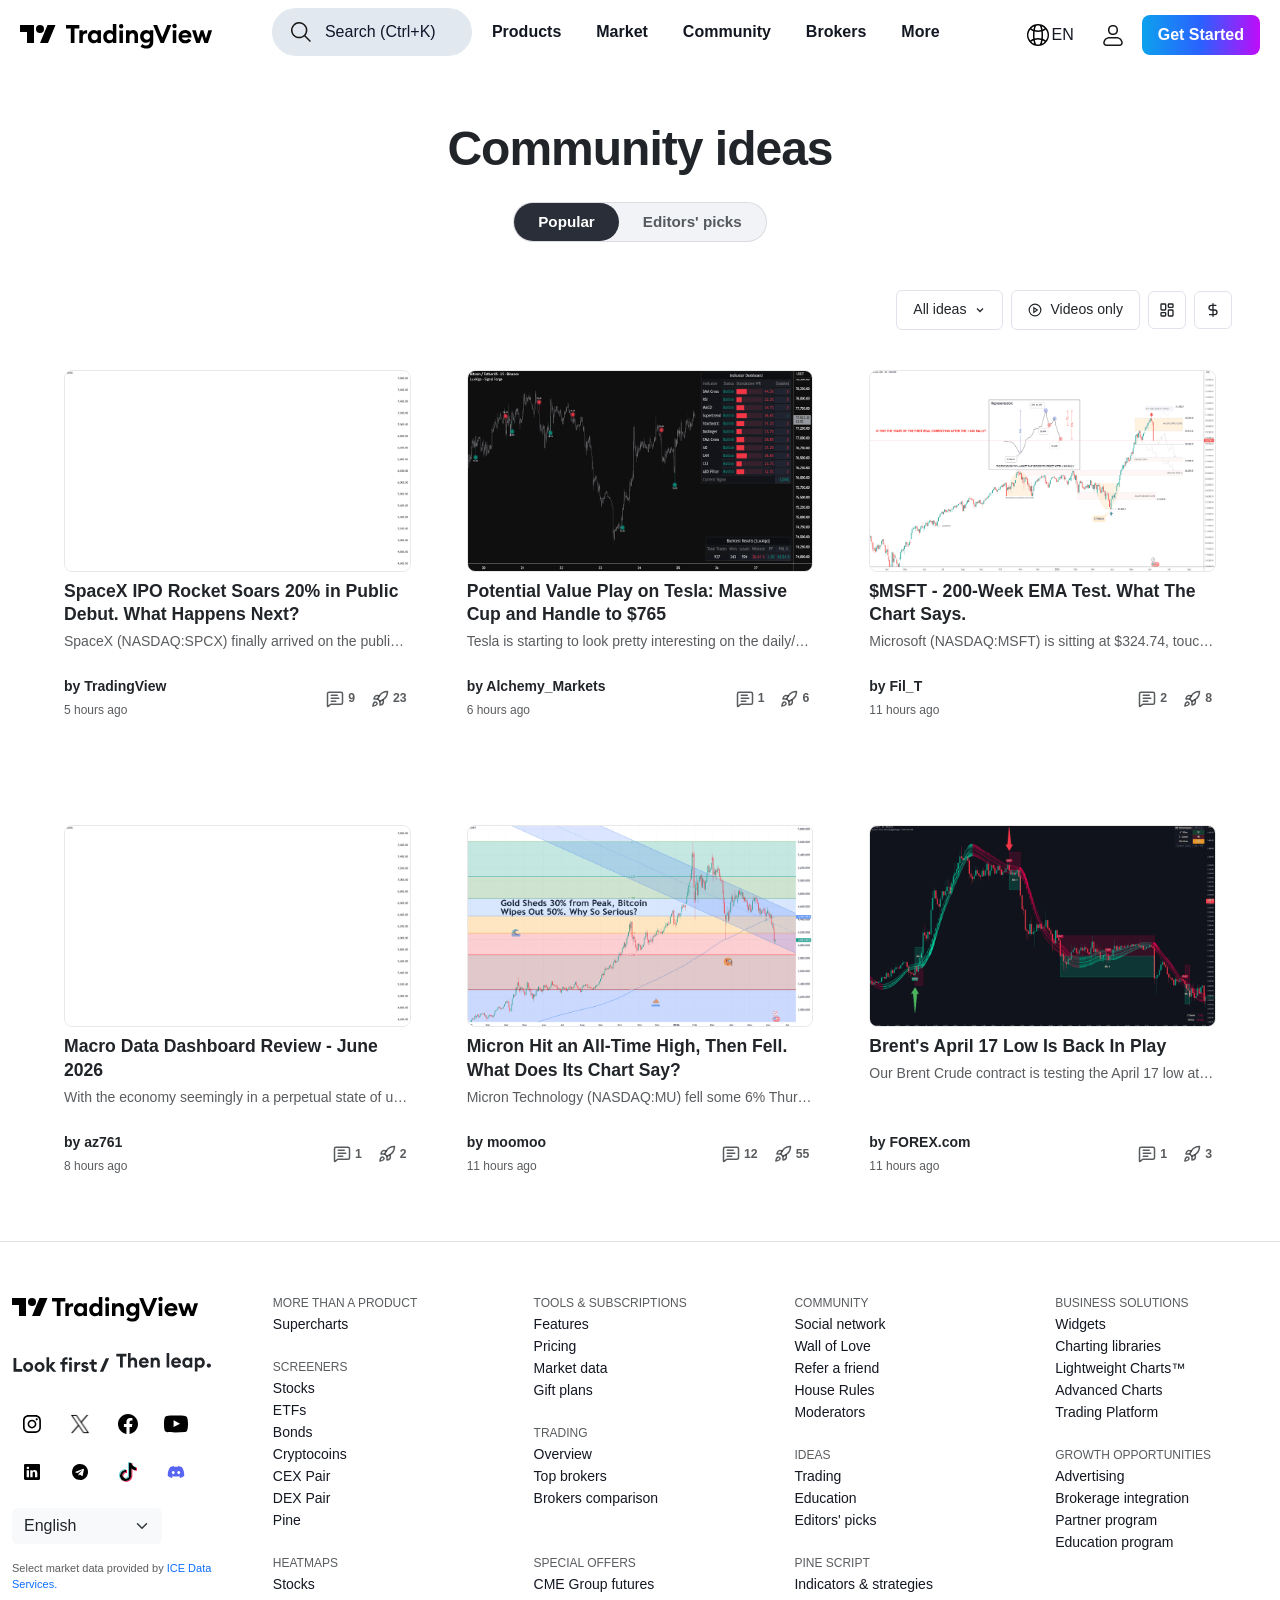
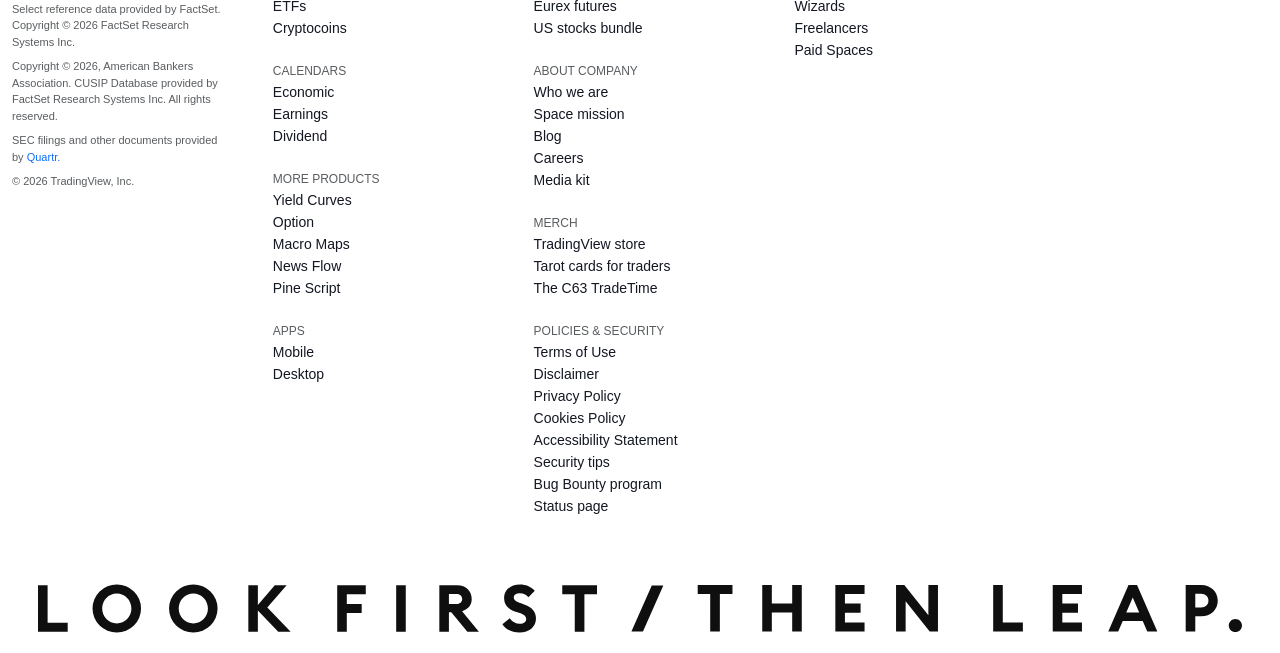
<file: community.html>
<!doctype html>
<html lang="en">

<head>
  <meta charset="UTF-8" />
  <meta name="viewport" content="width=device-width, initial-scale=1.0" />
  <title>Community</title>

  <link href="https://cdn.jsdelivr.net/npm/bootstrap@5.3.8/dist/css/bootstrap.min.css" rel="stylesheet"
    integrity="sha384-sRIl4kxILFvY47J16cr9ZwB07vP4J8+LH7qKQnuqkuIAvNWLzeN8tE5YBujZqJLB" crossorigin="anonymous" />

  <link rel="stylesheet" href="./css/index.css" />
</head>

<body>
  <nav id="main-navbar" class="sticky-nav">
    <button class="menu-toggle" aria-label="Toggle Navigation" onclick="
          document.querySelector('.menu-container').classList.toggle('active')
        ">
      <svg width="24" height="24" viewBox="0 0 24 24" fill="none" stroke="currentColor" stroke-width="2"
        stroke-linecap="round" stroke-linejoin="round">
        <line x1="3" y1="12" x2="21" y2="12"></line>
        <line x1="3" y1="6" x2="21" y2="6"></line>
        <line x1="3" y1="18" x2="21" y2="18"></line>
      </svg>
    </button>
    <div class="logo">
      <img class="favicon" src="./assets/img/logo.svg" alt="" />
      <img class="logo-name" src="./assets/img/logo_tv.svg" alt="" />
    </div>

    <div class="menu-container">
      <div class="menu">
        <ul>
          <button class="search" aria-label="Search">
            <svg xmlns="http://www.w3.org/2000/svg" width="28" height="28" viewBox="0 0 28 28" fill="currentColor">
              <path fill-rule="evenodd"
                d="M17.41 18.47a8.18 8.18 0 1 1 1.06-1.06L24 22.94 22.94 24zm1.45-6.29a6.68 6.68 0 1 1-13.36 0 6.68 6.68 0 0 1 13.36 0">
              </path>
            </svg>
            <span class="srh">Search (Ctrl+K)</span>
          </button>
          <li><a href="./product.html">Products</a></li>
          <li><a href="./market.html">Market</a></li>
          <li><a href="./community.html">Community</a></li>
          <li><a href="./broker.html">Brokers</a></li>
          <li><a href="./more.html">More</a></li>
        </ul>
      </div>
    </div>
    <div class="buttons">
      <button type="button" class="globe" translate="no">
        <svg width="28" height="28" viewBox="0 0 28 28" xmlns="http://www.w3.org/2000/svg" style="color: white">
          <path fill-rule="evenodd"
            d="M12.1 4.69a9.54 9.54 0 0 1 3.8 0c.52 1.13.95 2.65 1.23 4.42a12.5 12.5 0 0 1-6.26 0c.28-1.77.71-3.29 1.23-4.42Zm-1.84.57a9.52 9.52 0 0 0-3.04 2.08c.63.51 1.38.95 2.2 1.3.22-1.25.5-2.39.84-3.38Zm-1.05 4.9c-1.1-.42-2.1-.98-2.95-1.67a9.46 9.46 0 0 0 0 11.03c.86-.68 1.86-1.24 2.96-1.66a33.91 33.91 0 0 1 0-7.7Zm.22 9.23c-.82.34-1.56.78-2.2 1.28a9.52 9.52 0 0 0 3.03 2.07 21.2 21.2 0 0 1-.83-3.35Zm2.67 3.92a17.46 17.46 0 0 1-1.23-4.4 12.2 12.2 0 0 1 6.26 0 17.46 17.46 0 0 1-1.23 4.4 9.54 9.54 0 0 1-3.8 0Zm5.64-.57a9.52 9.52 0 0 0 3.03-2.07 9.62 9.62 0 0 0-2.2-1.28 21.2 21.2 0 0 1-.83 3.35Zm1.04-4.88c1.1.42 2.1.98 2.95 1.66a9.46 9.46 0 0 0 .01-11.03c-.85.7-1.85 1.25-2.95 1.67a33.93 33.93 0 0 1 0 7.7Zm-1.45-7.25a14.06 14.06 0 0 1-6.66 0 32.64 32.64 0 0 0 0 6.8 13.74 13.74 0 0 1 6.66 0 32.62 32.62 0 0 0 0-6.8Zm1.24-1.98a9.1 9.1 0 0 0 2.2-1.29 9.52 9.52 0 0 0-3.03-2.08c.34 1 .62 2.13.83 3.37ZM14 3a11 11 0 1 0 0 22 11 11 0 0 0 0-22Z"
            fill="currentColor"></path>
        </svg>
        EN
      </button>
      <button aria-haspopup="true" aria-expanded="false" aria-label="Open user menu" type="button" class="user">
        <svg width="28" height="28" viewBox="0 0 28 28" xmlns="http://www.w3.org/2000/svg">
          <path fill-rule="evenodd"
            d="M17.5 9c0 1.14-.3 1.99-.79 2.54-.46.52-1.27.96-2.71.96s-2.25-.44-2.71-.96A3.74 3.74 0 0 1 10.5 9c0-1.14.3-1.99.79-2.54.46-.52 1.27-.96 2.71-.96s2.25.44 2.71.96c.5.55.79 1.4.79 2.54zM19 9c0 2.76-1.45 5-5 5s-5-2.24-5-5 1.45-5 5-5 5 2.24 5 5zm-8 8.5h6c2.04 0 3.1.5 3.76 1.1.69.63 1.11 1.55 1.5 2.8.13.42.04.95-.29 1.4-.33.46-.8.7-1.22.7H7.25c-.43 0-.89-.24-1.22-.7a1.61 1.61 0 0 1-.3-1.4 6.08 6.08 0 0 1 1.51-2.8c.65-.6 1.72-1.1 3.76-1.1zm6-1.5h-6c-4.6 0-5.88 2.33-6.7 4.96-.58 1.89.97 4.04 2.95 4.04h13.5c1.98 0 3.53-2.15 2.95-4.04C22.88 18.33 21.6 16 17 16z"
            fill="currentColor"></path>
        </svg>
      </button>
      <button class="get_started"><a href="index.html">Get Started</a></button>
    </div>
  </nav>

  <div class="community-page-container">

    <div class="container-fluid text-center header-hero-section">
      <h1 class="fw-bolder mb-4">Community ideas</h1>

      <div class="d-inline-flex bg-light border border-dark border-opacity-10 p-1.5 rounded-pill tab-pill-box">
        <button id="btn-popular" class="btn rounded-pill px-4 py-2 fw-bold active-pill">
          Popular
        </button>
        <button id="btn-editors" class="btn rounded-pill px-4 py-2 fw-bold text-muted variant-pill">
          Editors' picks
        </button>
      </div>
    </div>

    <div class="container-fluid d-flex justify-content-center px-md-5 mt-5">
      <div style="width: 100%; max-width: 1380px;">

        <div class="d-flex justify-content-end align-items-center gap-2 mb-4 filter-control-bar">
          <button class="btn border btn-sm d-flex align-items-center gap-2 px-3 py-2 text-dark font-small">
            All ideas
            <svg width="12" height="12" viewBox="0 0 24 24" fill="none" stroke="currentColor" stroke-width="2.5">
              <path d="m6 9 6 6 6-6" />
            </svg>
          </button>
          <button class="btn border btn-sm d-flex align-items-center gap-2 px-3 py-2 text-dark font-small">
            <svg width="14" height="14" viewBox="0 0 24 24" fill="none" stroke="currentColor" stroke-width="2">
              <circle cx="12" cy="12" r="10" />
              <path d="m10 8 6 4-6 4V8z" />
            </svg>
            Videos only
          </button>
          <button class="btn border btn-sm p-2 text-dark square-btn" title="button">
            <svg width="16" height="16" viewBox="0 0 24 24" fill="none" stroke="currentColor" stroke-width="2">
              <rect width="7" height="9" x="3" y="3" rx="1" />
              <rect width="7" height="5" x="14" y="3" rx="1" />
              <rect width="7" height="9" x="14" y="12" rx="1" />
              <rect width="7" height="5" x="3" y="16" rx="1" />
            </svg>
          </button>
          <button class="btn border btn-sm p-2 text-dark square-btn" title="button">
            <svg width="16" height="16" viewBox="0 0 24 24" fill="none" stroke="currentColor" stroke-width="2">
              <path d="M12 2v20M17 5H9.5a3.5 3.5 0 0 0 0 7h5a3.5 3.5 0 0 1 0 7H6" />
            </svg>
          </button>
        </div>

        <div id="ideas-grid" class="row row-cols-1 row-cols-md-3 gx-4 gy-4">
        </div>

      </div>
    </div>
  </div>

  <div class="footer border-top text-dark bg-white">
    <div class="container-fluid">
      <div class="row row-cols-1 row-cols-sm-2 row-cols-md-5 gx-5 gy-5 mt-1">

        <div class="col">
          <div class="mb-3">
            <svg width="36" height="28" viewBox="0 0 36 28" xmlns="http://www.w3.org/2000/svg" style="color: black;">
              <path d="M14 22H7V11H0V4h14v18zM28 22h-8l7.5-18h8L28 22z" fill="currentColor"></path>
              <circle cx="20" cy="8" r="4" fill="currentColor"></circle>
            </svg>
            <svg width="147" height="28" viewBox="0 0 147 28" xmlns="http://www.w3.org/2000/svg" style="color: black;">
              <path
                d="M4.793 22.024h3.702V7.519h4.843V4.02H0v3.5h4.793v14.504zM13.343 22.024h3.474v-6.06c0-2.105 1.09-3.373 2.74-3.373.582 0 1.039.101 1.571.279V9.345a3.886 3.886 0 00-1.166-.152c-1.42 0-2.713.938-3.145 2.18V9.346h-3.474v12.679zM27.796 22.303c1.75 0 3.068-.888 3.652-1.7v1.42h3.474V9.346h-3.474v1.42c-.584-.811-1.902-1.699-3.652-1.699-3.372 0-5.959 3.043-5.959 6.618 0 3.576 2.587 6.619 5.96 6.619zm.736-3.17c-1.928 0-3.196-1.445-3.196-3.448 0-2.004 1.268-3.45 3.196-3.45 1.927 0 3.195 1.446 3.195 3.45 0 2.003-1.268 3.448-3.195 3.448zM43.193 22.303c1.75 0 3.068-.888 3.651-1.7v1.42h3.474V3.007h-3.474v7.76c-.583-.812-1.901-1.7-3.651-1.7-3.373 0-5.96 3.043-5.96 6.618 0 3.576 2.587 6.619 5.96 6.619zm.735-3.17c-1.927 0-3.195-1.445-3.195-3.448 0-2.004 1.268-3.45 3.195-3.45 1.927 0 3.195 1.446 3.195 3.45 0 2.003-1.268 3.448-3.195 3.448zM55.166 7.412a2.213 2.213 0 002.232-2.206A2.213 2.213 0 0055.166 3a2.224 2.224 0 00-2.206 2.206 2.224 2.224 0 002.206 2.206zm-1.724 14.612h3.474V9.49h-3.474v12.533zM59.998 22.024h3.474v-6.187c0-2.435 1.192-3.601 2.815-3.601 1.445 0 2.232 1.116 2.232 2.941v6.847h3.474v-7.43c0-3.296-1.826-5.528-4.894-5.528-1.649 0-2.942.71-3.627 1.724V9.345h-3.474v12.679zM80.833 18.65c-1.75 0-3.22-1.319-3.22-3.246 0-1.952 1.47-3.246 3.22-3.246 1.75 0 3.22 1.294 3.22 3.246 0 1.927-1.47 3.246-3.22 3.246zm-.406 8.85c3.88 0 6.822-1.978 6.822-6.543V9.268h-3.474v1.42C83.09 9.7 81.72 8.99 80.098 8.99c-3.322 0-5.985 2.84-5.985 6.415 0 3.55 2.663 6.39 5.985 6.39 1.623 0 2.992-.735 3.677-1.673v.862c0 2.029-1.344 3.474-3.398 3.474-1.42 0-2.84-.482-3.956-1.572l-1.902 2.586c1.445 1.395 3.702 2.029 5.908 2.029zM94.594 22.024h3.27L105.32 4.02h-4.057l-5.021 12.501L91.145 4.02h-3.981l7.43 18.004zM108.508 7.266a2.213 2.213 0 002.231-2.206 2.213 2.213 0 00-2.231-2.206c-1.192 0-2.207.988-2.207 2.206 0 1.217 1.015 2.206 2.207 2.206zm-1.725 14.758h3.474V9.345h-3.474v12.679zM119.248 22.303c2.662 0 4.691-1.116 5.883-2.84l-2.587-1.927c-.583.887-1.673 1.597-3.271 1.597-1.673 0-3.169-.938-3.372-2.637h9.483c.076-.533.051-.888.051-1.192 0-4.133-2.916-6.238-6.238-6.238-3.854 0-6.669 2.865-6.669 6.618 0 4.007 2.942 6.619 6.72 6.619zm-3.221-8.165c.33-1.547 1.775-2.207 3.069-2.207 1.293 0 2.561.685 2.865 2.207h-5.934zM138.45 22.024h3.449l4.184-12.679h-3.728l-2.383 8.114-2.587-8.114h-2.662l-2.561 8.114-2.409-8.114h-3.703l4.21 12.679h3.448l2.359-7.202 2.383 7.202z"
                fill="currentColor"></path>
            </svg>
          </div>

          <div class="mb-3">
            <svg xmlns="http://www.w3.org/2000/svg" viewBox="0 0 525 136" width="100px" height="50px">
              <path fill="currentColor"
                d="M479.06 114h-17.81l30.94-71.25H510L479.06 114ZM8 114h45.46v-13.98H22.68V42.1H8V114ZM111.28 88.68a26.42 26.42 0 0 0-26.63-26.43 26.42 26.42 0 1 0 0 52.86 26.42 26.42 0 0 0 26.63-26.43Zm-39.29 0c0-7.8 5.37-13.47 12.66-13.47s12.56 5.67 12.56 13.47c0 7.8-5.27 13.47-12.56 13.47-7.29 0-12.66-5.67-12.66-13.47ZM171.2 88.68a26.42 26.42 0 0 0-26.63-26.43 26.42 26.42 0 1 0 0 52.86 26.42 26.42 0 0 0 26.63-26.43Zm-39.29 0c0-7.8 5.37-13.47 12.66-13.47s12.56 5.67 12.56 13.47c0 7.8-5.27 13.47-12.56 13.47-7.29 0-12.66-5.67-12.66-13.47ZM181.2 114h13.87V90.7l20.66 23.3h17.1l-24.7-27.85 20.05-22.78h-16.7L195.07 82V38.05H181.2V114ZM263.7 114h13.86V75.51h14.28V63.37h-14.28V58.5c0-6.18 2.64-8.6 8.6-8.6 2.24 0 4.06.3 5.68.9V38.56c-2.23-.7-4.96-1.11-8.8-1.11-10.74 0-19.35 6.98-19.35 19.34v6.58h-10.22v12.15h10.22v38.47Zm52.14-67.74c0-4.86-3.95-8.81-8.91-8.81a8.88 8.88 0 0 0-8.81 8.8c0 4.87 4.05 8.81 8.8 8.81a8.84 8.84 0 0 0 8.92-8.8Zm-15.8 67.73h13.87V63.37h-13.87v50.62ZM327.24 114h13.87V89.8c0-8.3 4.36-13.47 10.94-13.47 2.23 0 4.15.4 6.28 1.11V63.37c-1.72-.5-3.24-.61-4.66-.61-5.67 0-10.84 3.75-12.56 8.7v-8.1h-13.87V114ZM402.35 98.6c0-8.8-5.57-13.26-14.68-15.7l-4.76-1.4c-4.25-1.12-4.96-2.84-4.96-4.36 0-2.33 2.63-3.45 5.06-3.45 3.34 0 6.28 1.52 8.6 4.46l9.12-7.4c-3.85-5.56-9.82-8.5-17.52-8.5-10.73 0-18.83 5.98-19.03 15.3-.2 7.79 4.65 13.76 13.97 16.2l3.75.9c5.56 1.52 6.78 2.74 6.78 4.86 0 2.53-2.73 3.65-5.57 3.65-4.86 0-9.11-2.13-11.34-5.87l-9.52 8.1c4.36 6.58 11.95 9.72 20.86 9.72 10.83 0 19.24-6.69 19.24-16.5ZM444.9 113.49v-12.25c-1.62.6-3.45.9-5.67.9-5.98 0-8.61-2.42-8.61-8.6V75.52h14.28V63.37h-14.28V49.29h-13.87v14.08h-10.23v12.15h10.23v20.75c0 12.36 8.6 18.33 19.34 18.33 3.85 0 6.58-.4 8.8-1.11Z">
              </path>
            </svg>
            <svg xmlns="http://www.w3.org/2000/svg" viewBox="0 0 525 134" width="100px" height="50px">
              <path fill="currentColor"
                d="M20.89 90.5h14.78V32.57h19.34V18.6H1.75v13.98H20.9v57.91ZM62.97 90.5h13.87V65.78c0-9.72 4.86-14.38 11.24-14.38 5.77 0 8.9 4.45 8.9 11.74V90.5h13.88V60.83c0-13.17-7.3-22.08-19.54-22.08-6.58 0-11.85 2.84-14.48 6.89V14.55H62.97V90.5ZM120.34 65.18c0 16 11.74 26.43 26.83 26.43 10.63 0 18.83-4.56 23.49-11.34l-10.33-7.7c-2.23 3.44-6.78 6.38-13.06 6.38-6.68 0-12.66-3.75-13.47-10.53h37.87c.2-2.13.2-3.54.2-4.76 0-16.4-11.64-24.9-24.9-24.9-15.4 0-26.63 11.43-26.63 26.42Zm26.22-14.99c5.17 0 10.23 2.84 11.44 8.81h-23.69c1.32-6.17 7.09-8.8 12.25-8.8ZM182.11 90.5H196V65.78c0-9.72 4.85-14.38 11.23-14.38 5.78 0 8.91 4.45 8.91 11.74V90.5h13.88V60.83c0-13.17-7.3-22.08-19.55-22.08-6.58 0-11.84 2.84-14.47 6.89v-5.77H182.1v50.62ZM265.76 90.5h13.88V14.54h-13.88V90.5ZM289.71 65.18c0 16 11.75 26.43 26.84 26.43 10.63 0 18.83-4.56 23.49-11.34l-10.33-7.7c-2.23 3.44-6.79 6.38-13.06 6.38-6.69 0-12.66-3.75-13.47-10.53h37.87c.2-2.13.2-3.54.2-4.76 0-16.4-11.64-24.9-24.9-24.9-15.4 0-26.64 11.43-26.64 26.42Zm26.23-14.99c5.16 0 10.22 2.84 11.44 8.81h-23.7c1.32-6.17 7.1-8.8 12.26-8.8ZM348.25 65.18c0 14.38 10.33 26.43 23.8 26.43 6.98 0 12.35-3.55 14.57-6.79v5.67h13.88V39.87h-13.88v5.67c-2.22-3.24-7.59-6.79-14.58-6.79-13.46 0-23.79 12.05-23.79 26.43Zm39.49 0c0 7.9-5.17 13.77-12.76 13.77-7.6 0-12.76-5.87-12.76-13.77 0-7.9 5.17-13.77 12.76-13.77 7.6 0 12.76 5.87 12.76 13.77ZM413.98 111.65h13.87V84.82c2.33 3.24 7.7 6.79 14.68 6.79 13.47 0 23.8-12.05 23.8-26.43 0-14.38-10.33-26.43-23.8-26.43-6.98 0-12.35 3.55-14.68 6.79v-5.67h-13.87v71.78Zm38.27-46.47c0 7.9-5.16 13.77-12.75 13.77-7.6 0-12.76-5.87-12.76-13.77 0-7.9 5.16-13.77 12.75-13.77 7.6 0 12.76 5.87 12.76 13.77Z">
              </path>
              <circle fill="currentColor" cx="487.5" cy="80.4" r="11.25"></circle>
            </svg>
          </div>

          <div class="d-flex flex-wrap gap-2 mb-3">
            <div style="width: 40px; height:40px" class="market-item d-flex align-items-center justify-content-center">
              <img src="./assets/img/instagram-logo-facebook-2-svgrepo-com.svg" style="width: 24px; height:24px" alt="">
            </div>
            <div style="width: 40px; height:40px" class="market-item d-flex align-items-center justify-content-center">
              <img src="./assets/img/icons8-x-50.png" style="width: 24px; height:24px" alt="">
            </div>
            <div style="width: 40px; height:40px" class="market-item d-flex align-items-center justify-content-center">
              <img src="./assets/img/facebook-svgrepo-com.svg" style="width: 24px; height:24px" alt="">
            </div>
            <div style="width: 40px; height:40px" class="market-item d-flex align-items-center justify-content-center">
              <img src="./assets/img/youtube-168-svgrepo-com.svg" style="width: 24px; height:24px" alt="">
            </div>
            <div style="width: 40px; height:40px" class="market-item d-flex align-items-center justify-content-center">
              <img src="./assets/img/linkedin-svgrepo-com.svg" style="width: 24px; height:24px" alt="">
            </div>
            <div style="width: 40px; height:40px" class="market-item d-flex align-items-center justify-content-center">
              <img src="./assets/img/telegram-svgrepo-com.svg" style="width: 24px; height:24px" alt="">
            </div>
            <div style="width: 40px; height:40px" class="market-item d-flex align-items-center justify-content-center">
              <img src="./assets/img/tiktok-svgrepo-com.svg" style="width: 24px; height:24px" alt="">
            </div>
            <div style="width: 40px; height:40px" class="market-item d-flex align-items-center justify-content-center">
              <img src="./assets/img/discord-svgrepo-com.svg" style="width: 24px; height:24px" alt="">
            </div>
          </div>

          <div style="width: 150px;" class="mt-2 mb-3">
            <select class="form-select border-0 bg-light" aria-label="Language Select">
              <option selected>English</option>
              <option value="1">Spanish</option>
              <option value="2">Hindi</option>
              <option value="3">Urdu</option>
            </select>
          </div>

          <div class="legal-attribution-text text-muted" style="font-size: 11px; line-height: 1.5;">
            <p class="mb-2">Select market data provided by <span class="text-primary cursor-pointer">ICE Data
                Services.</span></p>
            <p class="mb-2">Select reference data provided by FactSet. Copyright © 2026 FactSet Research Systems Inc.
            </p>
            <p class="mb-2">Copyright © 2026, American Bankers Association. CUSIP Database provided by FactSet Research
              Systems Inc. All rights reserved.</p>
            <p class="mb-2">SEC filings and other documents provided by <span
                class="text-primary cursor-pointer">Quartr.</span></p>
            <p class="m-0">© 2026 TradingView, Inc.</p>
          </div>
        </div>

        <div class="col">
          <div style="font-size: 12px;">
            <div><span class="text-muted">MORE THAN A PRODUCT</span></div>
            <div class="mt-1"><a href="#" class="market-item">
                <h6 class="m-0">Supercharts</h6>
              </a></div>
          </div>

          <div class="mt-4" style="font-size: 12px;">
            <div><span class="text-muted">SCREENERS</span></div>
            <div class="mt-1"><a href="#" class="market-item">
                <h6 class="m-0">Stocks</h6>
              </a></div>
            <div class="mt-1"><a href="#" class="market-item">
                <h6 class="m-0">ETFs</h6>
              </a></div>
            <div class="mt-1"><a href="#" class="market-item">
                <h6 class="m-0">Bonds</h6>
              </a></div>
            <div class="mt-1"><a href="#" class="market-item">
                <h6 class="m-0">Cryptocoins</h6>
              </a></div>
            <div class="mt-1"><a href="#" class="market-item">
                <h6 class="m-0">CEX Pair</h6>
              </a></div>
            <div class="mt-1"><a href="#" class="market-item">
                <h6 class="m-0">DEX Pair</h6>
              </a></div>
            <div class="mt-1"><a href="#" class="market-item">
                <h6 class="m-0">Pine</h6>
              </a></div>
          </div>

          <div class="mt-4" style="font-size: 12px;">
            <div><span class="text-muted">HEATMAPS</span></div>
            <div class="mt-1"><a href="#" class="market-item">
                <h6 class="m-0">Stocks</h6>
              </a></div>
            <div class="mt-1"><a href="#" class="market-item">
                <h6 class="m-0">ETFs</h6>
              </a></div>
            <div class="mt-1"><a href="#" class="market-item">
                <h6 class="m-0">Cryptocoins</h6>
              </a></div>
          </div>

          <div class="mt-4" style="font-size: 12px;">
            <div><span class="text-muted">CALENDARS</span></div>
            <div class="mt-1"><a href="#" class="market-item">
                <h6 class="m-0">Economic</h6>
              </a></div>
            <div class="mt-1"><a href="#" class="market-item">
                <h6 class="m-0">Earnings</h6>
              </a></div>
            <div class="mt-1"><a href="#" class="market-item">
                <h6 class="m-0">Dividend</h6>
              </a></div>
          </div>

          <div class="mt-4" style="font-size: 12px;">
            <div><span class="text-muted">MORE PRODUCTS</span></div>
            <div class="mt-1"><a href="#" class="market-item">
                <h6 class="m-0">Yield Curves</h6>
              </a></div>
            <div class="mt-1"><a href="#" class="market-item">
                <h6 class="m-0">Option</h6>
              </a></div>
            <div class="mt-1"><a href="#" class="market-item">
                <h6 class="m-0">Macro Maps</h6>
              </a></div>
            <div class="mt-1"><a href="#" class="market-item">
                <h6 class="m-0">News Flow</h6>
              </a></div>
            <div class="mt-1"><a href="#" class="market-item">
                <h6 class="m-0">Pine Script</h6>
              </a></div>
          </div>

          <div class="mt-4" style="font-size: 12px;">
            <div><span class="text-muted">APPS</span></div>
            <div class="mt-1"><a href="#" class="market-item">
                <h6 class="m-0">Mobile</h6>
              </a></div>
            <div class="mt-1"><a href="#" class="market-item">
                <h6 class="m-0">Desktop</h6>
              </a></div>
          </div>
        </div>

        <div class="col">
          <div style="font-size: 12px;">
            <div><span class="text-muted">TOOLS & SUBSCRIPTIONS</span></div>
            <div class="mt-1"><a href="#" class="market-item">
                <h6 class="m-0">Features</h6>
              </a></div>
            <div class="mt-1"><a href="#" class="market-item">
                <h6 class="m-0">Pricing</h6>
              </a></div>
            <div class="mt-1"><a href="#" class="market-item">
                <h6 class="m-0">Market data</h6>
              </a></div>
            <div class="mt-1"><a href="#" class="market-item">
                <h6 class="m-0">Gift plans</h6>
              </a></div>
          </div>

          <div class="mt-4" style="font-size: 12px;">
            <div><span class="text-muted">TRADING</span></div>
            <div class="mt-1"><a href="#" class="market-item">
                <h6 class="m-0">Overview</h6>
              </a></div>
            <div class="mt-1"><a href="#" class="market-item">
                <h6 class="m-0">Top brokers</h6>
              </a></div>
            <div class="mt-1"><a href="#" class="market-item">
                <h6 class="m-0">Brokers comparison</h6>
            </div>
          </div>

          <div class="mt-1" style="font-size: 12px;">
            <div><span class="text-muted">SPECIAL OFFERS</span></div>
            <div class="mt-1"><a href="#" class="market-item">
                <h6 class="m-0">CME Group futures</h6>
              </a></div>
            <div class="mt-1"><a href="#" class="market-item">
                <h6 class="m-0">Eurex futures</h6>
              </a></div>
            <div class="mt-1"><a href="#" class="market-item">
                <h6 class="m-0">US stocks bundle</h6>
              </a></div>
          </div>

          <div class="mt-4" style="font-size: 12px;">
            <div><span class="text-muted">ABOUT COMPANY</span></div>
            <div class="mt-1"><a href="#" class="market-item">
                <h6 class="m-0">Who we are</h6>
              </a></div>
            <div class="mt-1"><a href="#" class="market-item">
                <h6 class="m-0">Space mission</h6>
              </a></div>
            <div class="mt-1"><a href="#" class="market-item">
                <h6 class="m-0">Blog</h6>
              </a></div>
            <div class="mt-1"><a href="#" class="market-item">
                <h6 class="m-0">Careers</h6>
              </a></div>
            <div class="mt-1"><a href="#" class="market-item">
                <h6 class="m-0">Media kit</h6>
              </a></div>
          </div>

          <div class="mt-4" style="font-size: 12px;">
            <div><span class="text-muted">MERCH</span></div>
            <div class="mt-1"><a href="#" class="market-item">
                <h6 class="m-0">TradingView store</h6>
              </a></div>
            <div class="mt-1"><a href="#" class="market-item">
                <h6 class="m-0">Tarot cards for traders</h6>
              </a></div>
            <div class="mt-1"><a href="#" class="market-item">
                <h6 class="m-0">The C63 TradeTime</h6>
              </a></div>
          </div>

          <div class="mt-4" style="font-size: 12px;">
            <div><span class="text-muted">POLICIES & SECURITY</span></div>
            <div class="mt-1"><a href="#" class="market-item">
                <h6 class="m-0">Terms of Use</h6>
              </a></div>
            <div class="mt-1"><a href="#" class="market-item">
                <h6 class="m-0">Disclaimer</h6>
              </a></div>
            <div class="mt-1"><a href="#" class="market-item">
                <h6 class="m-0">Privacy Policy</h6>
              </a></div>
            <div class="mt-1"><a href="#" class="market-item">
                <h6 class="m-0">Cookies Policy</h6>
              </a></div>
            <div class="mt-1"><a href="#" class="market-item">
                <h6 class="m-0">Accessibility Statement</h6>
              </a></div>
            <div class="mt-1"><a href="#" class="market-item">
                <h6 class="m-0">Security tips</h6>
              </a></div>
            <div class="mt-1"><a href="#" class="market-item">
                <h6 class="m-0">Bug Bounty program</h6>
              </a></div>
            <div class="mt-1"><a href="#" class="market-item">
                <h6 class="m-0">Status page</h6>
              </a></div>
          </div>
        </div>

        <div class="col">
          <div style="font-size: 12px;">
            <div><span class="text-muted">COMMUNITY</span></div>
            <div class="mt-1"><a href="#" class="market-item">
                <h6 class="m-0">Social network</h6>
              </a></div>
            <div class="mt-1"><a href="#" class="market-item">
                <h6 class="m-0">Wall of Love</h6>
              </a></div>
            <div class="mt-1"><a href="#" class="market-item">
                <h6 class="m-0">Refer a friend</h6>
              </a></div>
            <div class="mt-1"><a href="#" class="market-item">
                <h6 class="m-0">House Rules</h6>
              </a></div>
            <div class="mt-1"><a href="#" class="market-item">
                <h6 class="m-0">Moderators</h6>
              </a></div>
          </div>

          <div class="mt-4" style="font-size: 12px;">
            <div><span class="text-muted">IDEAS</span></div>
            <div class="mt-1"><a href="#" class="market-item">
                <h6 class="m-0">Trading</h6>
              </a></div>
            <div class="mt-1"><a href="#" class="market-item">
                <h6 class="m-0">Education</h6>
              </a></div>
            <div class="mt-1"><a href="#" class="market-item">
                <h6 class="m-0">Editors' picks</h6>
              </a></div>
          </div>

          <div class="mt-4" style="font-size: 12px;">
            <div><span class="text-muted">PINE SCRIPT</span></div>
            <div class="mt-1"><a href="#" class="market-item">
                <h6 class="m-0">Indicators & strategies</h6>
              </a></div>
            <div class="mt-1"><a href="#" class="market-item">
                <h6 class="m-0">Wizards</h6>
              </a></div>
            <div class="mt-1"><a href="#" class="market-item">
                <h6 class="m-0">Freelancers</h6>
              </a></div>
            <div class="mt-1"><a href="#" class="market-item">
                <h6 class="m-0">Paid Spaces</h6>
              </a></div>
          </div>
        </div>

        <div class="col">
          <div style="font-size: 12px;">
            <div><span class="text-muted">BUSINESS SOLUTIONS</span></div>
            <div class="mt-1"><a href="#" class="market-item">
                <h6 class="m-0">Widgets</h6>
              </a></div>
            <div class="mt-1"><a href="#" class="market-item">
                <h6 class="m-0">Charting libraries</h6>
              </a></div>
            <div class="mt-1"><a href="#" class="market-item">
                <h6 class="m-0">Lightweight Charts™</h6>
              </a></div>
            <div class="mt-1"><a href="#" class="market-item">
                <h6 class="m-0">Advanced Charts</h6>
              </a></div>
            <div class="mt-1"><a href="#" class="market-item">
                <h6 class="m-0">Trading Platform</h6>
              </a></div>
          </div>

          <div class="mt-4" style="font-size: 12px;">
            <div><span class="text-muted">GROWTH OPPORTUNITIES</span></div>
            <div class="mt-1"><a href="#" class="market-item">
                <h6 class="m-0">Advertising</h6>
              </a></div>
            <div class="mt-1"><a href="#" class="market-item">
                <h6 class="m-0">Brokerage integration</h6>
              </a></div>
            <div class="mt-1"><a href="#" class="market-item">
                <h6 class="m-0">Partner program</h6>
              </a></div>
            <div class="mt-1"><a href="#" class="market-item">
                <h6 class="m-0">Education program</h6>
              </a></div>
          </div>
        </div>

      </div>
      <div class="row">
        <div><img class="w-100 mt-5" src="./assets/img/look-first-light.74b5bba06f657157cdb4.svg" alt=""></div>
      </div>
    </div>
  </div>

  <script src="./js/community.js"></script>
</body>

</html>
</file>
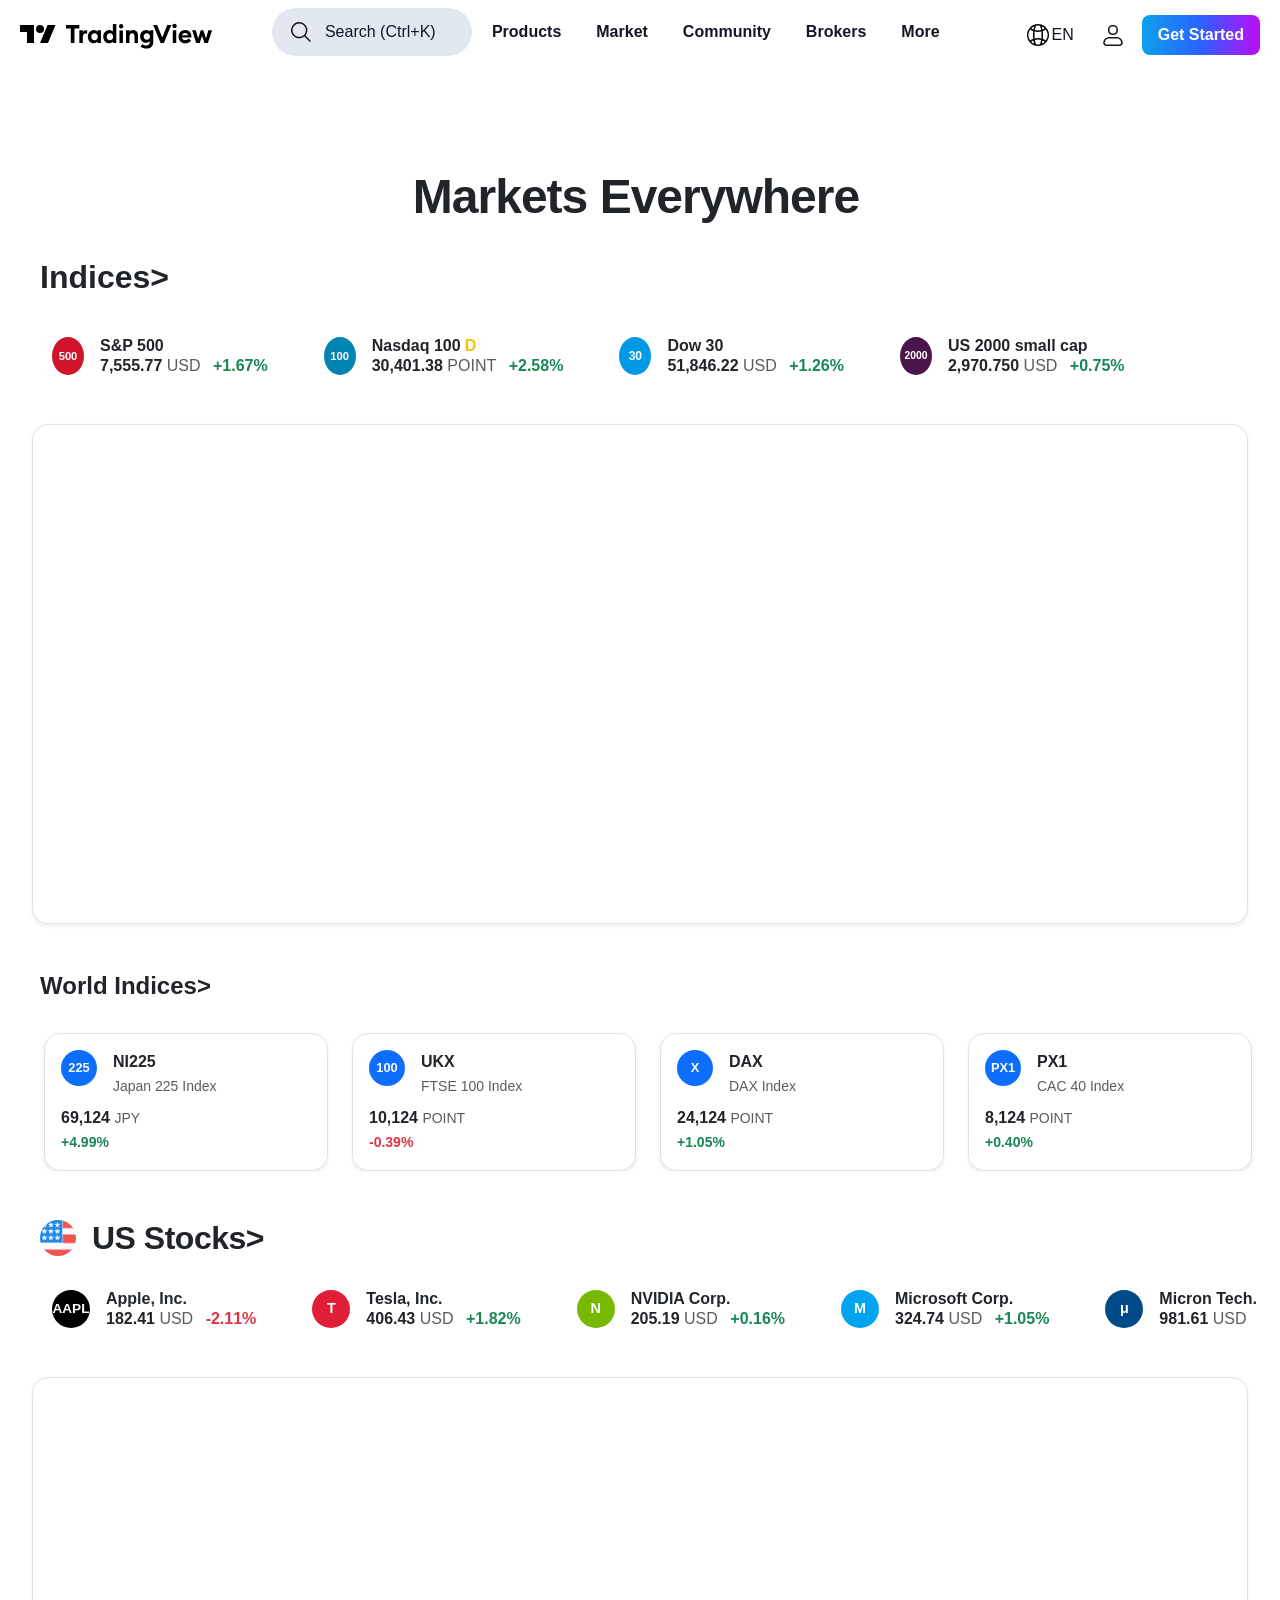
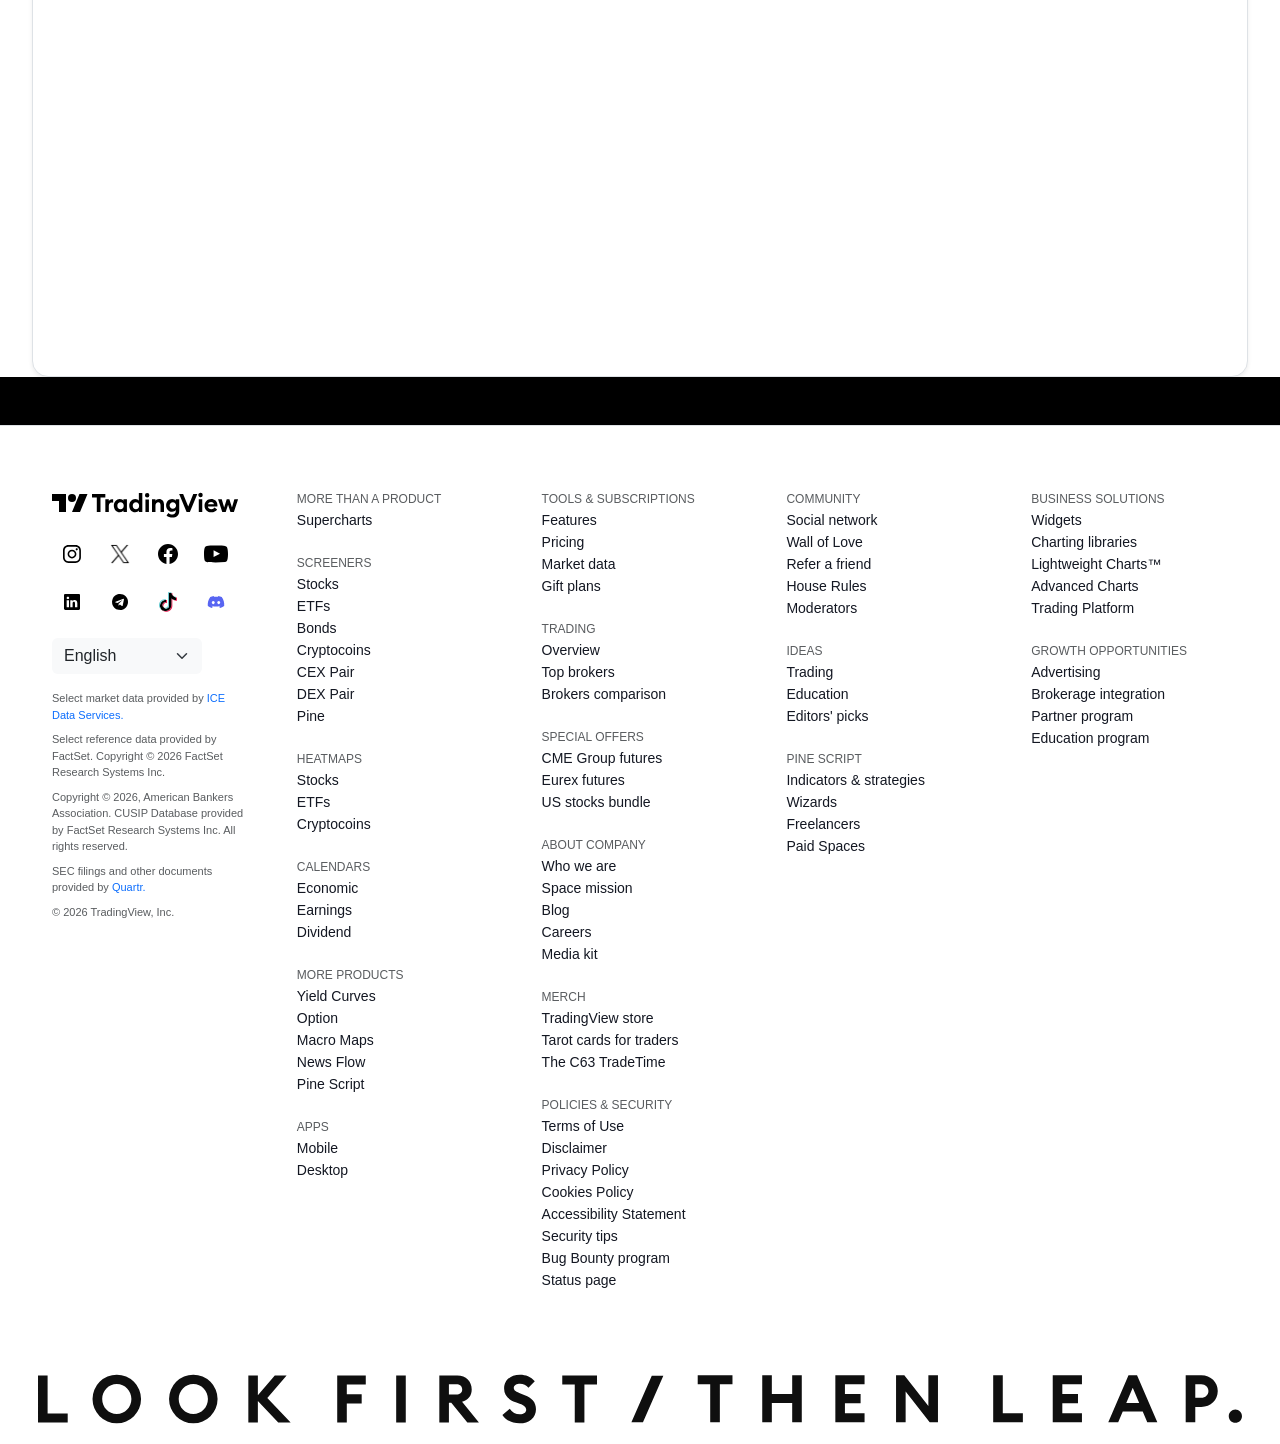
<file: market.html>
<!doctype html>
<html lang="en">

<head>
  <meta charset="UTF-8" />
  <meta name="viewport" content="width=device-width, initial-scale=1.0" />
  <title>Market</title>

  <link href="https://cdn.jsdelivr.net/npm/bootstrap@5.3.8/dist/css/bootstrap.min.css" rel="stylesheet"
    integrity="sha384-sRIl4kxILFvY47J16cr9ZwB07vP4J8+LH7qKQnuqkuIAvNWLzeN8tE5YBujZqJLB" crossorigin="anonymous" />
  <link rel="stylesheet" href="./css/index.css" />
</head>

<body>

  <nav id="main-navbar" class="sticky-nav">
    <button class="menu-toggle" aria-label="Toggle Navigation"
      onclick="document.querySelector('.menu-container').classList.toggle('active')">
      <svg width="24" height="24" viewBox="0 0 24 24" fill="none" stroke="currentColor" stroke-width="2"
        stroke-linecap="round" stroke-linejoin="round">
        <line x1="3" y1="12" x2="21" y2="12"></line>
        <line x1="3" y1="6" x2="21" y2="6"></line>
        <line x1="3" y1="18" x2="21" y2="18"></line>
      </svg>
    </button>

    <div class="logo">
      <img class="favicon" src="./assets/img/logo.svg" alt="" />
      <img class="logo-name" src="./assets/img/logo_tv.svg" alt="" />
    </div>

    <div class="menu-container">
      <div class="menu">
        <ul>
          <button class="search" aria-label="Search">
            <svg xmlns="http://www.w3.org/2000/svg" width="28" height="28" viewBox="0 0 28 28" fill="currentColor">
              <path fill-rule="evenodd"
                d="M17.41 18.47a8.18 8.18 0 1 1 1.06-1.06L24 22.94 22.94 24zm1.45-6.29a6.68 6.68 0 1 1-13.36 0 6.68 6.68 0 0 1 13.36 0">
              </path>
            </svg>
            <span class="srh">Search (Ctrl+K)</span>
          </button>
          <li><a href="./product.html">Products</a></li>
          <li><a href="./market.html">Market</a></li>
          <li><a href="./community.html">Community</a></li>
          <li><a href="./broker.html">Brokers</a></li>
          <li><a href="./more.html">More</a></li>
        </ul>
      </div>
    </div>

    <div class="buttons">
      <button type="button" class="globe" translate="no">
        <svg width="28" height="28" viewBox="0 0 28 28" xmlns="http://www.w3.org/2000/svg" style="color: white">
          <path fill-rule="evenodd"
            d="M12.1 4.69a9.54 9.54 0 0 1 3.8 0c.52 1.13.95 2.65 1.23 4.42a12.5 12.5 0 0 1-6.26 0c.28-1.77.71-3.29 1.23-4.42Zm-1.84.57a9.52 9.52 0 0 0-3.04 2.08c.63.51 1.38.95 2.2 1.3.22-1.25.5-2.39.84-3.38Zm-1.05 4.9c-1.1-.42-2.1-.98-2.95-1.67a9.46 9.46 0 0 0 0 11.03c.86-.68 1.86-1.24 2.96-1.66a33.91 33.91 0 0 1 0-7.7Zm.22 9.23c-.82.34-1.56.78-2.2 1.28a9.52 9.52 0 0 0 3.03 2.07 21.2 21.2 0 0 1-.83-3.35Zm2.67 3.92a17.46 17.46 0 0 1-1.23-4.4 12.2 12.2 0 0 1 6.26 0 17.46 17.46 0 0 1-1.23 4.4 9.54 9.54 0 0 1-3.8 0Zm5.64-.57a9.52 9.52 0 0 0 3.03-2.07 9.62 9.62 0 0 0-2.2-1.28 21.2 21.2 0 0 1-.83 3.35Zm1.04-4.88c1.1.42 2.1.98 2.95 1.66a9.46 9.46 0 0 0 .01-11.03c-.85.7-1.85 1.25-2.95 1.67a33.93 33.93 0 0 1 0 7.7Zm-1.45-7.25a14.06 14.06 0 0 1-6.66 0 32.64 32.64 0 0 0 0 6.8 13.74 13.74 0 0 1 6.66 0 32.62 32.62 0 0 0 0-6.8Zm1.24-1.98a9.1 9.1 0 0 0 2.2-1.29 9.52 9.52 0 0 0-3.03-2.08c.34 1 .62 2.13.83 3.37ZM14 3a11 11 0 1 0 0 22 11 11 0 0 0 0-22Z"
            fill="currentColor"></path>
        </svg>
        EN
      </button>
      <button aria-haspopup="true" aria-expanded="false" aria-label="Open user menu" type="button" class="user">
        <svg width="28" height="28" viewBox="0 0 28 28" xmlns="http://www.w3.org/2000/svg">
          <path fill-rule="evenodd"
            d="M17.5 9c0 1.14-.3 1.99-.79 2.54-.46.52-1.27.96-2.71.96s-2.25-.44-2.71-.96A3.74 3.74 0 0 1 10.5 9c0-1.14.3-1.99.79-2.54.46-.52 1.27-.96 2.71-.96s2.25.44 2.71.96c.5.55.79 1.4.79 2.54zM19 9c0 2.76-1.45 5-5 5s-5-2.24-5-5 1.45-5 5-5 5 2.24 5 5zm-8 8.5h6c2.04 0 3.1.5 3.76 1.1.69.63 1.11 1.55 1.5 2.8.13.42.04.95-.29 1.4-.33.46-.8.7-1.22.7H7.25c-.43 0-.89-.24-1.22-.7a1.61 1.61 0 0 1-.3-1.4 6.08 6.08 0 0 1 1.51-2.8c.65-.6 1.72-1.1 3.76-1.1zm6-1.5h-6c-4.6 0-5.88 2.33-6.7 4.96-.58 1.89.97 4.04 2.95 4.04h13.5c1.98 0 3.53-2.15 2.95-4.04C22.88 18.33 21.6 16 17 16z"
            fill="currentColor"></path>
        </svg>
      </button>
      <button class="get_started"><a href="index.html">Get Started</a></button>
    </div>
  </nav>

  <div class="community-page-container">

    <div class="container-fluid text-center header-hero-section mt-5">
      <h1 class="display-4 text-dark d-inline-flex align-items-center gap-2 cursor-pointer markets-toggle-heading"
        data-bs-toggle="modal" data-bs-target="#countrySelectModal" style="font-weight: 800; letter-spacing: -1px;">
        <span id="selected-market-title">Markets Everywhere</span>
        <span class="custom-caret"></span>
      </h1>
    </div>

    <div class="container-fluid px-4 mt-4">
      <div class="row mx-3">
        <div class="col-12 p-0">
          <h2 class="title fw-bold text-dark d-inline-flex align-items-center gap-1 cursor-pointer indices-heading">
            Indices&gt;
          </h2>
        </div>
      </div>

      <div class="row gx-4 flex-nowrap overflow-x-auto mt-3 pb-2 custom-ipo-scrollbar align-items-center">

        <div class="col-auto ipo-card-width">
          <div
            class="p-3 rounded-pill market-item d-flex align-items-center gap-3 index-card-trigger active-index-capsule"
            data-symbol="SPY">
            <div
              class="index-logo bg-danger d-flex align-items-center justify-content-center text-white fw-bold rounded-circle"
              style="width: 32px; height: 38px; font-size: 0.7rem; background-color: #d11429 !important;">
              500
            </div>
            <div class="lh-sm">
              <div class="fw-bold text-dark font-small">S&P 500</div>
              <div class="fw-bold text-dark price-text">
                7,555.77 <span class="text-muted fw-normal font-tiny">USD</span>
                <span class="text-success ms-2 font-tiny">+1.67%</span>
              </div>
            </div>
          </div>
        </div>

        <div class="col-auto ipo-card-width">
          <div class="p-3 rounded-pill market-item d-flex align-items-center gap-3 index-card-trigger index-capsule"
            data-symbol="NDAQ">
            <div class="index-logo d-flex align-items-center justify-content-center text-white fw-bold rounded-circle"
              style="width: 32px; height: 38px; font-size: 0.7rem; background-color: #0084b4;">
              100
            </div>
            <div class="lh-sm">
              <div class="fw-bold text-dark font-small d-flex align-items-center gap-1">
                Nasdaq 100 <span class="text-warning font-tiny fw-bold">D</span>
              </div>
              <div class="fw-bold text-dark price-text">
                30,401.38 <span class="text-muted fw-normal font-tiny">POINT</span>
                <span class="text-success ms-2 font-tiny">+2.58%</span>
              </div>
            </div>
          </div>
        </div>

        <div class="col-auto ipo-card-width">
          <div class="p-3 rounded-pill market-item d-flex align-items-center gap-3 index-card-trigger index-capsule"
            data-symbol="DIA">
            <div class="index-logo d-flex align-items-center justify-content-center text-white fw-bold rounded-circle"
              style="width: 32px; height: 38px; font-size: 0.75rem; background-color: #0099e5;">
              30
            </div>
            <div class="lh-sm">
              <div class="fw-bold text-dark font-small">Dow 30</div>
              <div class="fw-bold text-dark price-text">
                51,846.22 <span class="text-muted fw-normal font-tiny">USD</span>
                <span class="text-success ms-2 font-tiny">+1.26%</span>
              </div>
            </div>
          </div>
        </div>

        <div class="col-auto ipo-card-width">
          <div class="p-3 rounded-pill market-item d-flex align-items-center gap-3 index-card-trigger index-capsule"
            data-symbol="IWM">
            <div class="index-logo d-flex align-items-center justify-content-center text-white fw-bold rounded-circle"
              style="width: 32px; height: 38px; font-size: 0.65rem; background-color: #4a154b;">
              2000
            </div>
            <div class="lh-sm">
              <div class="fw-bold text-dark font-small">US 2000 small cap</div>
              <div class="fw-bold text-dark price-text">
                2,970.750 <span class="text-muted fw-normal font-tiny">USD</span>
                <span class="text-success ms-2 font-tiny">+0.75%</span>
              </div>
            </div>
          </div>
        </div>

      </div>

      <div class="row mx-2 my-4 mb-5">
        <div class="col-12 p-0 border rounded-4 overflow-hidden bg-white shadow-sm" style="height: 500px;">
          <div id="tradingview-chart-wrapper" style="height: 100%; width: 100%;"></div>
        </div>
      </div>
    </div>

    <div class="container-fluid px-4">
      <div class="row mx-3">
        <div class="col-12 p-0">
          <h4 class="title fw-bold text-dark gap-1 cursor-pointer indices-heading">
            World Indices&gt;
          </h4>
        </div>
      </div>

      <div class="row row-cols-1 row-cols-md-5 gx-4 gy-3 mt-2 mx-2 flex-nowrap overflow-x-auto custom-ipo-scrollbar">

        <div class="col col-md-3 ipo-card-width">
          <div class="p-3 border rounded-4 bg-white shadow-sm">
            <div class="d-flex gap-3">
              <div class="d-flex text-light align-items-center justify-content-center bg-primary rounded-circle fw-bold"
                style="width: 36px; height: 36px; font-size: 0.8rem;">225</div>
              <div>
                <p class="fw-bolder mb-0 text-dark">NI225</p>
                <span class="text-muted small">Japan 225 Index</span>
              </div>
            </div>
            <div class="mt-2 fw-bold text-dark">69,124 <span class="text-muted small fw-normal">JPY</span></div>
            <span class="text-success fw-bold small">+4.99%</span>
          </div>
        </div>

        <div class="col col-md-3 ipo-card-width">
          <div class="p-3 border rounded-4 bg-white shadow-sm">
            <div class="d-flex gap-3">
              <div class="d-flex text-light align-items-center justify-content-center bg-primary rounded-circle fw-bold"
                style="width: 36px; height: 36px; font-size: 0.8rem;">100</div>
              <div>
                <p class="fw-bolder mb-0 text-dark">UKX</p>
                <span class="text-muted small">FTSE 100 Index</span>
              </div>
            </div>
            <div class="mt-2 fw-bold text-dark">10,124 <span class="text-muted small fw-normal">POINT</span></div>
            <span class="text-danger fw-bold small">-0.39%</span>
          </div>
        </div>

        <div class="col col-md-3 ipo-card-width">
          <div class="p-3 border rounded-4 bg-white shadow-sm">
            <div class="d-flex gap-3">
              <div class="d-flex text-light align-items-center justify-content-center bg-primary rounded-circle fw-bold"
                style="width: 36px; height: 36px; font-size: 0.8rem;">X</div>
              <div>
                <p class="fw-bolder mb-0 text-dark">DAX</p>
                <span class="text-muted small">DAX Index</span>
              </div>
            </div>
            <div class="mt-2 fw-bold text-dark">24,124 <span class="text-muted small fw-normal">POINT</span></div>
            <span class="text-success fw-bold small">+1.05%</span>
          </div>
        </div>

        <div class="col col-md-3 ipo-card-width">
          <div class="p-3 border rounded-4 bg-white shadow-sm">
            <div class="d-flex gap-3">
              <div class="d-flex text-light align-items-center justify-content-center bg-primary rounded-circle fw-bold"
                style="width: 36px; height: 36px; font-size: 0.8rem;">PX1</div>
              <div>
                <p class="fw-bolder mb-0 text-dark">PX1</p>
                <span class="text-muted small">CAC 40 Index</span>
              </div>
            </div>
            <div class="mt-2 fw-bold text-dark">8,124 <span class="text-muted small fw-normal">POINT</span></div>
            <span class="text-success fw-bold small">+0.40%</span>
          </div>
        </div>

        <div class="col col-md-3 ipo-card-width">
          <div class="p-3 border rounded-4 bg-white shadow-sm">
            <div class="d-flex gap-3">
              <div class="d-flex text-light align-items-center justify-content-center bg-primary rounded-circle fw-bold"
                style="width: 36px; height: 36px; font-size: 0.75rem;">FT</div>
              <div>
                <p class="fw-bolder mb-0 text-dark">FTMIB</p>
                <span class="text-muted small">Milano Italia Index</span>
              </div>
            </div>
            <div class="mt-2 fw-bold text-dark">51,124 <span class="text-muted small fw-normal">EURO</span></div>
            <span class="text-success fw-bold small">+0.66%</span>
          </div>
        </div>

        <div class="col col-md-3 ipo-card-width">
          <div class="p-3 border rounded-4 bg-white shadow-sm">
            <div class="d-flex gap-3">
              <div class="d-flex text-light align-items-center justify-content-center bg-primary rounded-circle fw-bold"
                style="width: 36px; height: 36px; font-size: 0.75rem;">IBC</div>
              <div>
                <p class="fw-bolder mb-0 text-dark">IBC</p>
                <span class="text-muted small">IBEX 35 Index</span>
              </div>
            </div>
            <div class="mt-2 fw-bold text-dark">51,124 <span class="text-muted small fw-normal">EURO</span></div>
            <span class="text-success fw-bold small">+0.66%</span>
          </div>
        </div>

        <div class="col col-md-3 ipo-card-width">
          <div class="p-3 border rounded-4 bg-white shadow-sm">
            <div class="d-flex gap-3">
              <div class="d-flex text-light align-items-center justify-content-center bg-primary rounded-circle fw-bold"
                style="width: 36px; height: 36px; font-size: 0.7rem;">50</div>
              <div>
                <p class="fw-bolder mb-0 text-dark">NIFTY</p>
                <span class="text-muted small">Nifty 50 Index</span>
              </div>
            </div>
            <div class="mt-2 fw-bold text-dark">23,124 <span class="text-muted small fw-normal">INR</span></div>
            <span class="text-success fw-bold small">+0.66%</span>
          </div>
        </div>

      </div>
    </div>

    <div class="container-fluid px-4 mt-5">
      <div class="row mx-3">
        <div class="col-12 d-flex align-items-center gap-3 p-0">
          <img src="./assets/img/s3.png" class="rounded-circle" style="width: 36px; height: 36px; object-fit: cover;"
            alt="US Stocks Icon" />
          <h2 class="title fw-bold text-dark m-0" style="font-weight: 800; letter-spacing: -0.5px;">US Stocks&gt;</h2>
        </div>
      </div>

      <div class="row gx-4 flex-nowrap overflow-x-auto mt-3 pb-2 custom-ipo-scrollbar align-items-center">

        <div class="col-auto ipo-card-width">
          <div
            class="p-3 rounded-pill market-item d-flex align-items-center gap-3 index-card-trigger active-index-capsule"
            data-symbol="AAPL">
            <div class="index-logo d-flex align-items-center justify-content-center text-white fw-bold rounded-circle"
              style="width: 38px; height: 38px; font-size: 0.85rem; background-color: #000000;">
              AAPL
            </div>
            <div class="lh-sm">
              <div class="fw-bold text-dark font-small">Apple, Inc.</div>
              <div class="fw-bold text-dark price-text">
                182.41 <span class="text-muted fw-normal font-tiny">USD</span>
                <span class="text-danger ms-2 font-tiny">-2.11%</span>
              </div>
            </div>
          </div>
        </div>

        <div class="col-auto ipo-card-width">
          <div class="p-3 rounded-pill market-item d-flex align-items-center gap-3 index-card-trigger index-capsule"
            data-symbol="TSLA">
            <div class="index-logo d-flex align-items-center justify-content-center text-white fw-bold rounded-circle"
              style="width: 38px; height: 38px; font-weight: 900; font-size: 0.9rem; background-color: #e01e37;">
              T
            </div>
            <div class="lh-sm">
              <div class="fw-bold text-dark font-small">Tesla, Inc.</div>
              <div class="fw-bold text-dark price-text">
                406.43 <span class="text-muted fw-normal font-tiny">USD</span>
                <span class="text-success ms-2 font-tiny">+1.82%</span>
              </div>
            </div>
          </div>
        </div>

        <div class="col-auto ipo-card-width">
          <div class="p-3 rounded-pill market-item d-flex align-items-center gap-3 index-card-trigger index-capsule"
            data-symbol="NVDA">
            <div class="index-logo d-flex align-items-center justify-content-center text-white fw-bold rounded-circle"
              style="width: 38px; height: 38px; font-weight: 900; font-size: 0.9rem; background-color: #76b900;">
              N
            </div>
            <div class="lh-sm">
              <div class="fw-bold text-dark font-small">NVIDIA Corp.</div>
              <div class="fw-bold text-dark price-text">
                205.19 <span class="text-muted fw-normal font-tiny">USD</span>
                <span class="text-success ms-2 font-tiny">+0.16%</span>
              </div>
            </div>
          </div>
        </div>

        <div class="col-auto ipo-card-width">
          <div class="p-3 rounded-pill market-item d-flex align-items-center gap-3 index-card-trigger index-capsule"
            data-symbol="MSFT">
            <div class="index-logo d-flex align-items-center justify-content-center text-white fw-bold rounded-circle"
              style="width: 38px; height: 38px; font-weight: 900; font-size: 0.9rem; background-color: #00a4ef;">
              M
            </div>
            <div class="lh-sm">
              <div class="fw-bold text-dark font-small">Microsoft Corp.</div>
              <div class="fw-bold text-dark price-text">
                324.74 <span class="text-muted fw-normal font-tiny">USD</span>
                <span class="text-success ms-2 font-tiny">+1.05%</span>
              </div>
            </div>
          </div>
        </div>

        <div class="col-auto ipo-card-width">
          <div class="p-3 rounded-pill market-item d-flex align-items-center gap-3 index-card-trigger index-capsule"
            data-symbol="MU">
            <div class="index-logo d-flex align-items-center justify-content-center text-white fw-bold rounded-circle"
              style="width: 38px; height: 38px; font-weight: 900; font-size: 0.9rem; background-color: #004b87;">
              μ
            </div>
            <div class="lh-sm">
              <div class="fw-bold text-dark font-small">Micron Tech.</div>
              <div class="fw-bold text-dark price-text">
                981.61 <span class="text-muted fw-normal font-tiny">USD</span>
                <span class="text-danger ms-2 font-tiny">-1.43%</span>
              </div>
            </div>
          </div>
        </div>

        <div class="col-auto ipo-card-width">
          <div class="p-3 rounded-pill market-item d-flex align-items-center gap-3 index-card-trigger index-capsule"
            data-symbol="AMZN">
            <div class="index-logo d-flex align-items-center justify-content-center text-dark fw-bold rounded-circle"
              style="width: 38px; height: 38px; font-weight: 900; font-size: 0.9rem; background-color: #ff9900;">
              a
            </div>
            <div class="lh-sm">
              <div class="fw-bold text-dark font-small">Amazon.com, Inc.</div>
              <div class="fw-bold text-dark price-text">
                178.15 <span class="text-muted fw-normal font-tiny">USD</span>
                <span class="text-success ms-2 font-tiny">+0.88%</span>
              </div>
            </div>
          </div>
        </div>

      </div>

      <div class="row mx-2 my-4 mb-5">
        <div class="col-12 p-0 border rounded-4 overflow-hidden bg-white shadow-sm" style="height: 600px;">
          <div id="tradingview-chart1-wrapper" style="height: 100%; width: 100%;"></div>
        </div>
      </div>
    </div>

  </div>
  <div class="modal fade" id="countrySelectModal" tabindex="-1" aria-labelledby="countrySelectModalLabel"
    aria-hidden="true">
    <div class="modal-dialog modal-dialog-centered modal-lg">
      <div class="modal-content border-0 shadow rounded-4 p-2">

        <div class="modal-header border-0 pb-0 position-relative">
          <h5 class="modal-title fw-bold text-dark fs-4" id="countrySelectModalLabel">Select country</h5>
          <button type="button" class="btn-close shadow-none position-absolute end-0 top-0 m-3" data-bs-dismiss="modal"
            aria-label="Close"></button>
        </div>

        <div class="px-3 pt-2">
          <div class="input-group border rounded-3 overflow-hidden bg-light p-1 search-input-wrapper">
            <span class="input-group-text bg-transparent border-0 pe-1 text-muted">
              <svg width="18" height="18" fill="none" stroke="currentColor" stroke-width="2.5" viewBox="0 0 24 24">
                <circle cx="11" cy="11" r="8" />
                <path d="m21 21-4.3-4.3" />
              </svg>
            </span>
            <input type="text" id="modal-country-search"
              class="form-control border-0 bg-transparent ps-1 fs-6 shadow-none" placeholder="Search"
              autocomplete="off">
          </div>
        </div>

        <div class="modal-body custom-modal-scroll mt-2" style="max-height: 500px; overflow-y: auto;">
          <div class="mb-3">
            <div class="country-item active-market d-flex align-items-center gap-2 p-2.5 rounded-3 font-small"
              data-country="Everywhere">
              <span class="fs-5">🌐</span>
              <span>Entire world</span>
            </div>
          </div>

          <div class="region-block" data-region="North America">
            <div class="text-muted fw-bold font-tiny tracking-wide mb-2 text-uppercase">North America</div>
            <div class="row row-cols-2 g-2 mb-4">
              <div class="col">
                <div class="country-item d-flex align-items-center gap-2 p-2 rounded-2" data-country="USA">🇺🇸 USA
                </div>
              </div>
              <div class="col">
                <div class="country-item d-flex align-items-center gap-2 p-2 rounded-2" data-country="Canada">🇨🇦
                  Canada</div>
              </div>
            </div>
          </div>

          <div class="region-block" data-region="Europe">
            <div class="text-muted fw-bold font-tiny tracking-wide mb-2 text-uppercase">Europe</div>
            <div class="row row-cols-2 g-2 mb-2">
              <div class="col">
                <div class="country-item d-flex align-items-center gap-2 p-2 rounded-2" data-country="Austria">🇦🇹
                  Austria</div>
              </div>
              <div class="col">
                <div class="country-item d-flex align-items-center gap-2 p-2 rounded-2" data-country="Italy">🇮🇹 Italy
                </div>
              </div>
              <div class="col">
                <div class="country-item d-flex align-items-center gap-2 p-2 rounded-2" data-country="Belgium">🇧🇪
                  Belgium</div>
              </div>
              <div class="col">
                <div class="country-item d-flex align-items-center gap-2 p-2 rounded-2" data-country="Lithuania">🇱🇹
                  Lithuania</div>
              </div>
              <div class="col">
                <div class="country-item d-flex align-items-center gap-2 p-2 rounded-2" data-country="Bulgaria">🇧🇬
                  Bulgaria</div>
              </div>
              <div class="col">
                <div class="country-item d-flex align-items-center gap-2 p-2 rounded-2" data-country="Latvia">🇱🇻
                  Latvia</div>
              </div>
              <div class="col">
                <div class="country-item d-flex align-items-center gap-2 p-2 rounded-2" data-country="Switzerland">🇨🇭
                  Switzerland</div>
              </div>
              <div class="col">
                <div class="country-item d-flex align-items-center gap-2 p-2 rounded-2" data-country="Luxembourg">🇱🇺
                  Luxembourg</div>
              </div>
              <div class="col">
                <div class="country-item d-flex align-items-center gap-2 p-2 rounded-2" data-country="Croatia">🇭🇷
                  Croatia</div>
              </div>
              <div class="col">
                <div class="country-item d-flex align-items-center gap-2 p-2 rounded-2" data-country="Netherlands">🇳🇱
                  Netherlands</div>
              </div>
              <div class="col">
                <div class="country-item d-flex align-items-center gap-2 p-2 rounded-2" data-country="Cyprus">🇨🇾
                  Cyprus</div>
              </div>
              <div class="col">
                <div class="country-item d-flex align-items-center gap-2 p-2 rounded-2" data-country="Norway">🇳🇴
                  Norway</div>
              </div>
              <div class="col">
                <div class="country-item d-flex align-items-center gap-2 p-2 rounded-2" data-country="Czech Republic">
                  🇨🇿 Czech Republic</div>
              </div>
              <div class="col">
                <div class="country-item d-flex align-items-center gap-2 p-2 rounded-2" data-country="Poland">🇵🇱
                  Poland</div>
              </div>
              <div class="col">
                <div class="country-item d-flex align-items-center gap-2 p-2 rounded-2" data-country="Germany">🇩🇪
                  Germany</div>
              </div>
              <div class="col">
                <div class="country-item d-flex align-items-center gap-2 p-2 rounded-2" data-country="Portugal">🇵🇹
                  Portugal</div>
              </div>
            </div>
          </div>
        </div>

      </div>
    </div>
  </div>

  <div class="footer border-top text-dark mt-5 bg-white">
    <div class="container-fluid">
      <div class="row row-cols-1 row-cols-sm-2 row-cols-md-5 gx-5 gy-5 m-3
        ">

        <div class="col">
          <div class="mb-3">
            <svg width="36" height="28" viewBox="0 0 36 28" xmlns="http://www.w3.org/2000/svg" style="color: black;">
              <path d="M14 22H7V11H0V4h14v18zM28 22h-8l7.5-18h8L28 22z" fill="currentColor"></path>
              <circle cx="20" cy="8" r="4" fill="currentColor"></circle>
            </svg>
            <svg width="147" height="28" viewBox="0 0 147 28" xmlns="http://www.w3.org/2000/svg" style="color: black;">
              <path
                d="M4.793 22.024h3.702V7.519h4.843V4.02H0v3.5h4.793v14.504zM13.343 22.024h3.474v-6.06c0-2.105 1.09-3.373 2.74-3.373.582 0 1.039.101 1.571.279V9.345a3.886 3.886 0 00-1.166-.152c-1.42 0-2.713.938-3.145 2.18V9.346h-3.474v12.679zM27.796 22.303c1.75 0 3.068-.888 3.652-1.7v1.42h3.474V9.346h-3.474v1.42c-.584-.811-1.902-1.699-3.652-1.699-3.372 0-5.959 3.043-5.959 6.618 0 3.576 2.587 6.619 5.96 6.619zm.736-3.17c-1.928 0-3.196-1.445-3.196-3.448 0-2.004 1.268-3.45 3.196-3.45 1.927 0 3.195 1.446 3.195 3.45 0 2.003-1.268 3.448-3.195 3.448zM43.193 22.303c1.75 0 3.068-.888 3.651-1.7v1.42h3.474V3.007h-3.474v7.76c-.583-.812-1.901-1.7-3.651-1.7-3.373 0-5.96 3.043-5.96 6.618 0 3.576 2.587 6.619 5.96 6.619zm.735-3.17c-1.927 0-3.195-1.445-3.195-3.448 0-2.004 1.268-3.45 3.195-3.45 1.927 0 3.195 1.446 3.195 3.45 0 2.003-1.268 3.448-3.195 3.448zM55.166 7.412a2.213 2.213 0 002.232-2.206A2.213 2.213 0 0055.166 3a2.224 2.224 0 00-2.206 2.206 2.224 2.224 0 002.206 2.206zm-1.724 14.612h3.474V9.49h-3.474v12.533zM59.998 22.024h3.474v-6.187c0-2.435 1.192-3.601 2.815-3.601 1.445 0 2.232 1.116 2.232 2.941v6.847h3.474v-7.43c0-3.296-1.826-5.528-4.894-5.528-1.649 0-2.942.71-3.627 1.724V9.345h-3.474v12.679zM80.833 18.65c-1.75 0-3.22-1.319-3.22-3.246 0-1.952 1.47-3.246 3.22-3.246 1.75 0 3.22 1.294 3.22 3.246 0 1.927-1.47 3.246-3.22 3.246zm-.406 8.85c3.88 0 6.822-1.978 6.822-6.543V9.268h-3.474v1.42C83.09 9.7 81.72 8.99 80.098 8.99c-3.322 0-5.985 2.84-5.985 6.415 0 3.55 2.663 6.39 5.985 6.39 1.623 0 2.992-.735 3.677-1.673v.862c0 2.029-1.344 3.474-3.398 3.474-1.42 0-2.84-.482-3.956-1.572l-1.902 2.586c1.445 1.395 3.702 2.029 5.908 2.029zM94.594 22.024h3.27L105.32 4.02h-4.057l-5.021 12.501L91.145 4.02h-3.981l7.43 18.004zM108.508 7.266a2.213 2.213 0 002.231-2.206 2.213 2.213 0 00-2.231-2.206c-1.192 0-2.207.988-2.207 2.206 0 1.217 1.015 2.206 2.207 2.206zm-1.725 14.758h3.474V9.345h-3.474v12.679zM119.248 22.303c2.662 0 4.691-1.116 5.883-2.84l-2.587-1.927c-.583.887-1.673 1.597-3.271 1.597-1.673 0-3.169-.938-3.372-2.637h9.483c.076-.533.051-.888.051-1.192 0-4.133-2.916-6.238-6.238-6.238-3.854 0-6.669 2.865-6.669 6.618 0 4.007 2.942 6.619 6.72 6.619zm-3.221-8.165c.33-1.547 1.775-2.207 3.069-2.207 1.293 0 2.561.685 2.865 2.207h-5.934zM138.45 22.024h3.449l4.184-12.679h-3.728l-2.383 8.114-2.587-8.114h-2.662l-2.561 8.114-2.409-8.114h-3.703l4.21 12.679h3.448l2.359-7.202 2.383 7.202z"
                fill="currentColor"></path>
            </svg>
          </div>

          <div class="d-flex flex-wrap gap-2 mb-3">
            <div style="width: 40px; height: 40px;"
              class="market-item d-flex align-items-center justify-content-center"><img
                src="./assets/img/instagram-logo-facebook-2-svgrepo-com.svg" style="width: 24px; height: 24px;" alt="">
            </div>
            <div style="width: 40px; height: 40px;"
              class="market-item d-flex align-items-center justify-content-center"><img
                src="./assets/img/icons8-x-50.png" style="width: 24px; height: 24px;" alt=""></div>
            <div style="width: 40px; height: 40px;"
              class="market-item d-flex align-items-center justify-content-center"><img
                src="./assets/img/facebook-svgrepo-com.svg" style="width: 24px; height: 24px;" alt=""></div>
            <div style="width: 40px; height: 40px;"
              class="market-item d-flex align-items-center justify-content-center"><img
                src="./assets/img/youtube-168-svgrepo-com.svg" style="width: 24px; height: 24px;" alt=""></div>
            <div style="width: 40px; height: 40px;"
              class="market-item d-flex align-items-center justify-content-center"><img
                src="./assets/img/linkedin-svgrepo-com.svg" style="width: 24px; height: 24px;" alt=""></div>
            <div style="width: 40px; height: 40px;"
              class="market-item d-flex align-items-center justify-content-center"><img
                src="./assets/img/telegram-svgrepo-com.svg" style="width: 24px; height: 24px;" alt=""></div>
            <div style="width: 40px; height: 40px;"
              class="market-item d-flex align-items-center justify-content-center"><img
                src="./assets/img/tiktok-svgrepo-com.svg" style="width: 24px; height: 24px;" alt=""></div>
            <div style="width: 40px; height: 40px;"
              class="market-item d-flex align-items-center justify-content-center"><img
                src="./assets/img/discord-svgrepo-com.svg" style="width: 24px; height: 24px;" alt=""></div>
          </div>

          <div style="width: 150px;" class="mt-2 mb-3">
            <select class="form-select border-0 bg-light" aria-label="Language Select">
              <option selected>English</option>
              <option value="1">Spanish</option>
              <option value="2">Hindi</option>
              <option value="3">Urdu</option>
            </select>
          </div>

          <div class="legal-attribution-text text-muted" style="font-size: 11px; line-height: 1.5;">
            <p class="mb-2">Select market data provided by <span class="text-primary cursor-pointer">ICE Data
                Services.</span></p>
            <p class="mb-2">Select reference data provided by FactSet. Copyright © 2026 FactSet Research Systems Inc.
            </p>
            <p class="mb-2">Copyright © 2026, American Bankers Association. CUSIP Database provided by FactSet Research
              Systems Inc. All rights reserved.</p>
            <p class="mb-2">SEC filings and other documents provided by <span
                class="text-primary cursor-pointer">Quartr.</span></p>
            <p class="m-0">© 2026 TradingView, Inc.</p>
          </div>
        </div>

        <div class="col">
          <div style="font-size: 12px;">
            <div><span class="text-muted">MORE THAN A PRODUCT</span></div>
            <div class="mt-1"><a href="#" class="market-item">
                <h6 class="m-0">Supercharts</h6>
              </a></div>
          </div>
          <div class="mt-4" style="font-size: 12px;">
            <div><span class="text-muted">SCREENERS</span></div>
            <div class="mt-1"><a href="#" class="market-item">
                <h6 class="m-0">Stocks</h6>
              </a></div>
            <div class="mt-1"><a href="#" class="market-item">
                <h6 class="m-0">ETFs</h6>
              </a></div>
            <div class="mt-1"><a href="#" class="market-item">
                <h6 class="m-0">Bonds</h6>
              </a></div>
            <div class="mt-1"><a href="#" class="market-item">
                <h6 class="m-0">Cryptocoins</h6>
              </a></div>
            <div class="mt-1"><a href="#" class="market-item">
                <h6 class="m-0">CEX Pair</h6>
              </a></div>
            <div class="mt-1"><a href="#" class="market-item">
                <h6 class="m-0">DEX Pair</h6>
              </a></div>
            <div class="mt-1"><a href="#" class="market-item">
                <h6 class="m-0">Pine</h6>
              </a></div>
          </div>
          <div class="mt-4" style="font-size: 12px;">
            <div><span class="text-muted">HEATMAPS</span></div>
            <div class="mt-1"><a href="#" class="market-item">
                <h6 class="m-0">Stocks</h6>
              </a></div>
            <div class="mt-1"><a href="#" class="market-item">
                <h6 class="m-0">ETFs</h6>
              </a></div>
            <div class="mt-1"><a href="#" class="market-item">
                <h6 class="m-0">Cryptocoins</h6>
              </a></div>
          </div>
          <div class="mt-4" style="font-size: 12px;">
            <div><span class="text-muted">CALENDARS</span></div>
            <div class="mt-1"><a href="#" class="market-item">
                <h6 class="m-0">Economic</h6>
              </a></div>
            <div class="mt-1"><a href="#" class="market-item">
                <h6 class="m-0">Earnings</h6>
              </a></div>
            <div class="mt-1"><a href="#" class="market-item">
                <h6 class="m-0">Dividend</h6>
              </a></div>
          </div>
          <div class="mt-4" style="font-size: 12px;">
            <div><span class="text-muted">MORE PRODUCTS</span></div>
            <div class="mt-1"><a href="#" class="market-item">
                <h6 class="m-0">Yield Curves</h6>
              </a></div>
            <div class="mt-1"><a href="#" class="market-item">
                <h6 class="m-0">Option</h6>
              </a></div>
            <div class="mt-1"><a href="#" class="market-item">
                <h6 class="m-0">Macro Maps</h6>
              </a></div>
            <div class="mt-1"><a href="#" class="market-item">
                <h6 class="m-0">News Flow</h6>
              </a></div>
            <div class="mt-1"><a href="#" class="market-item">
                <h6 class="m-0">Pine Script</h6>
              </a></div>
          </div>
          <div class="mt-4" style="font-size: 12px;">
            <div><span class="text-muted">APPS</span></div>
            <div class="mt-1"><a href="#" class="market-item">
                <h6 class="m-0">Mobile</h6>
              </a></div>
            <div class="mt-1"><a href="#" class="market-item">
                <h6 class="m-0">Desktop</h6>
              </a></div>
          </div>
        </div>

        <div class="col">
          <div style="font-size: 12px;">
            <div><span class="text-muted">TOOLS & SUBSCRIPTIONS</span></div>
            <div class="mt-1"><a href="#" class="market-item">
                <h6 class="m-0">Features</h6>
              </a></div>
            <div class="mt-1"><a href="#" class="market-item">
                <h6 class="m-0">Pricing</h6>
              </a></div>
            <div class="mt-1"><a href="#" class="market-item">
                <h6 class="m-0">Market data</h6>
              </a></div>
            <div class="mt-1"><a href="#" class="market-item">
                <h6 class="m-0">Gift plans</h6>
              </a></div>
          </div>
          <div class="mt-4" style="font-size: 12px;">
            <div><span class="text-muted">TRADING</span></div>
            <div class="mt-1"><a href="#" class="market-item">
                <h6 class="m-0">Overview</h6>
              </a></div>
            <div class="mt-1"><a href="#" class="market-item">
                <h6 class="m-0">Top brokers</h6>
              </a></div>
            <div class="mt-1"><a href="#" class="market-item">
                <h6 class="m-0">Brokers comparison</h6>
              </a></div>
          </div>
          <div class="mt-4" style="font-size: 12px;">
            <div><span class="text-muted">SPECIAL OFFERS</span></div>
            <div class="mt-1"><a href="#" class="market-item">
                <h6 class="m-0">CME Group futures</h6>
              </a></div>
            <div class="mt-1"><a href="#" class="market-item">
                <h6 class="m-0">Eurex futures</h6>
              </a></div>
            <div class="mt-1"><a href="#" class="market-item">
                <h6 class="m-0">US stocks bundle</h6>
              </a></div>
          </div>
          <div class="mt-4" style="font-size: 12px;">
            <div><span class="text-muted">ABOUT COMPANY</span></div>
            <div class="mt-1"><a href="#" class="market-item">
                <h6 class="m-0">Who we are</h6>
              </a></div>
            <div class="mt-1"><a href="#" class="market-item">
                <h6 class="m-0">Space mission</h6>
              </a></div>
            <div class="mt-1"><a href="#" class="market-item">
                <h6 class="m-0">Blog</h6>
              </a></div>
            <div class="mt-1"><a href="#" class="market-item">
                <h6 class="m-0">Careers</h6>
              </a></div>
            <div class="mt-1"><a href="#" class="market-item">
                <h6 class="m-0">Media kit</h6>
              </a></div>
          </div>
          <div class="mt-4" style="font-size: 12px;">
            <div><span class="text-muted">MERCH</span></div>
            <div class="mt-1"><a href="#" class="market-item">
                <h6 class="m-0">TradingView store</h6>
              </a></div>
            <div class="mt-1"><a href="#" class="market-item">
                <h6 class="m-0">Tarot cards for traders</h6>
              </a></div>
            <div class="mt-1"><a href="#" class="market-item">
                <h6 class="m-0">The C63 TradeTime</h6>
              </a></div>
          </div>
          <div class="mt-4" style="font-size: 12px;">
            <div><span class="text-muted">POLICIES & SECURITY</span></div>
            <div class="mt-1"><a href="#" class="market-item">
                <h6 class="m-0">Terms of Use</h6>
              </a></div>
            <div class="mt-1"><a href="#" class="market-item">
                <h6 class="m-0">Disclaimer</h6>
              </a></div>
            <div class="mt-1"><a href="#" class="market-item">
                <h6 class="m-0">Privacy Policy</h6>
              </a></div>
            <div class="mt-1"><a href="#" class="market-item">
                <h6 class="m-0">Cookies Policy</h6>
              </a></div>
            <div class="mt-1"><a href="#" class="market-item">
                <h6 class="m-0">Accessibility Statement</h6>
              </a></div>
            <div class="mt-1"><a href="#" class="market-item">
                <h6 class="m-0">Security tips</h6>
              </a></div>
            <div class="mt-1"><a href="#" class="market-item">
                <h6 class="m-0">Bug Bounty program</h6>
              </a></div>
            <div class="mt-1"><a href="#" class="market-item">
                <h6 class="m-0">Status page</h6>
              </a></div>
          </div>
        </div>

        <div class="col">
          <div style="font-size: 12px;">
            <div><span class="text-muted">COMMUNITY</span></div>
            <div class="mt-1"><a href="#" class="market-item">
                <h6 class="m-0">Social network</h6>
              </a></div>
            <div class="mt-1"><a href="#" class="market-item">
                <h6 class="m-0">Wall of Love</h6>
              </a></div>
            <div class="mt-1"><a href="#" class="market-item">
                <h6 class="m-0">Refer a friend</h6>
              </a></div>
            <div class="mt-1"><a href="#" class="market-item">
                <h6 class="m-0">House Rules</h6>
              </a></div>
            <div class="mt-1"><a href="#" class="market-item">
                <h6 class="m-0">Moderators</h6>
              </a></div>
          </div>
          <div class="mt-4" style="font-size: 12px;">
            <div><span class="text-muted">IDEAS</span></div>
            <div class="mt-1"><a href="#" class="market-item">
                <h6 class="m-0">Trading</h6>
              </a></div>
            <div class="mt-1"><a href="#" class="market-item">
                <h6 class="m-0">Education</h6>
              </a></div>
            <div class="mt-1"><a href="#" class="market-item">
                <h6 class="m-0">Editors' picks</h6>
              </a></div>
          </div>
          <div class="mt-4" style="font-size: 12px;">
            <div><span class="text-muted">PINE SCRIPT</span></div>
            <div class="mt-1"><a href="#" class="market-item">
                <h6 class="m-0">Indicators & strategies</h6>
              </a></div>
            <div class="mt-1"><a href="#" class="market-item">
                <h6 class="m-0">Wizards</h6>
              </a></div>
            <div class="mt-1"><a href="#" class="market-item">
                <h6 class="m-0">Freelancers</h6>
              </a></div>
            <div class="mt-1"><a href="#" class="market-item">
                <h6 class="m-0">Paid Spaces</h6>
              </a></div>
          </div>
        </div>

        <div class="col">
          <div style="font-size: 12px;">
            <div><span class="text-muted">BUSINESS SOLUTIONS</span></div>
            <div class="mt-1"><a href="#" class="market-item">
                <h6 class="m-0">Widgets</h6>
              </a></div>
            <div class="mt-1"><a href="#" class="market-item">
                <h6 class="m-0">Charting libraries</h6>
              </a></div>
            <div class="mt-1"><a href="#" class="market-item">
                <h6 class="m-0">Lightweight Charts™</h6>
              </a></div>
            <div class="mt-1"><a href="#" class="market-item">
                <h6 class="m-0">Advanced Charts</h6>
              </a></div>
            <div class="mt-1"><a href="#" class="market-item">
                <h6 class="m-0">Trading Platform</h6>
              </a></div>
          </div>
          <div class="mt-4" style="font-size: 12px;">
            <div><span class="text-muted">GROWTH OPPORTUNITIES</span></div>
            <div class="mt-1"><a href="#" class="market-item">
                <h6 class="m-0">Advertising</h6>
              </a></div>
            <div class="mt-1"><a href="#" class="market-item">
                <h6 class="m-0">Brokerage integration</h6>
              </a></div>
            <div class="mt-1"><a href="#" class="market-item">
                <h6 class="m-0">Partner program</h6>
              </a></div>
            <div class="mt-1"><a href="#" class="market-item">
                <h6 class="m-0">Education program</h6>
              </a></div>
          </div>
        </div>

      </div>
      <div class="row">
        <div><img class="w-100 mt-5" src="./assets/img/look-first-light.74b5bba06f657157cdb4.svg" alt=""></div>
      </div>
    </div>
  </div>

  <script src="https://cdn.jsdelivr.net/npm/bootstrap@5.3.8/dist/js/bootstrap.bundle.min.js"
    crossorigin="anonymous"></script>
  <script src="./js/market.js"></script>
</body>

</html>
</file>
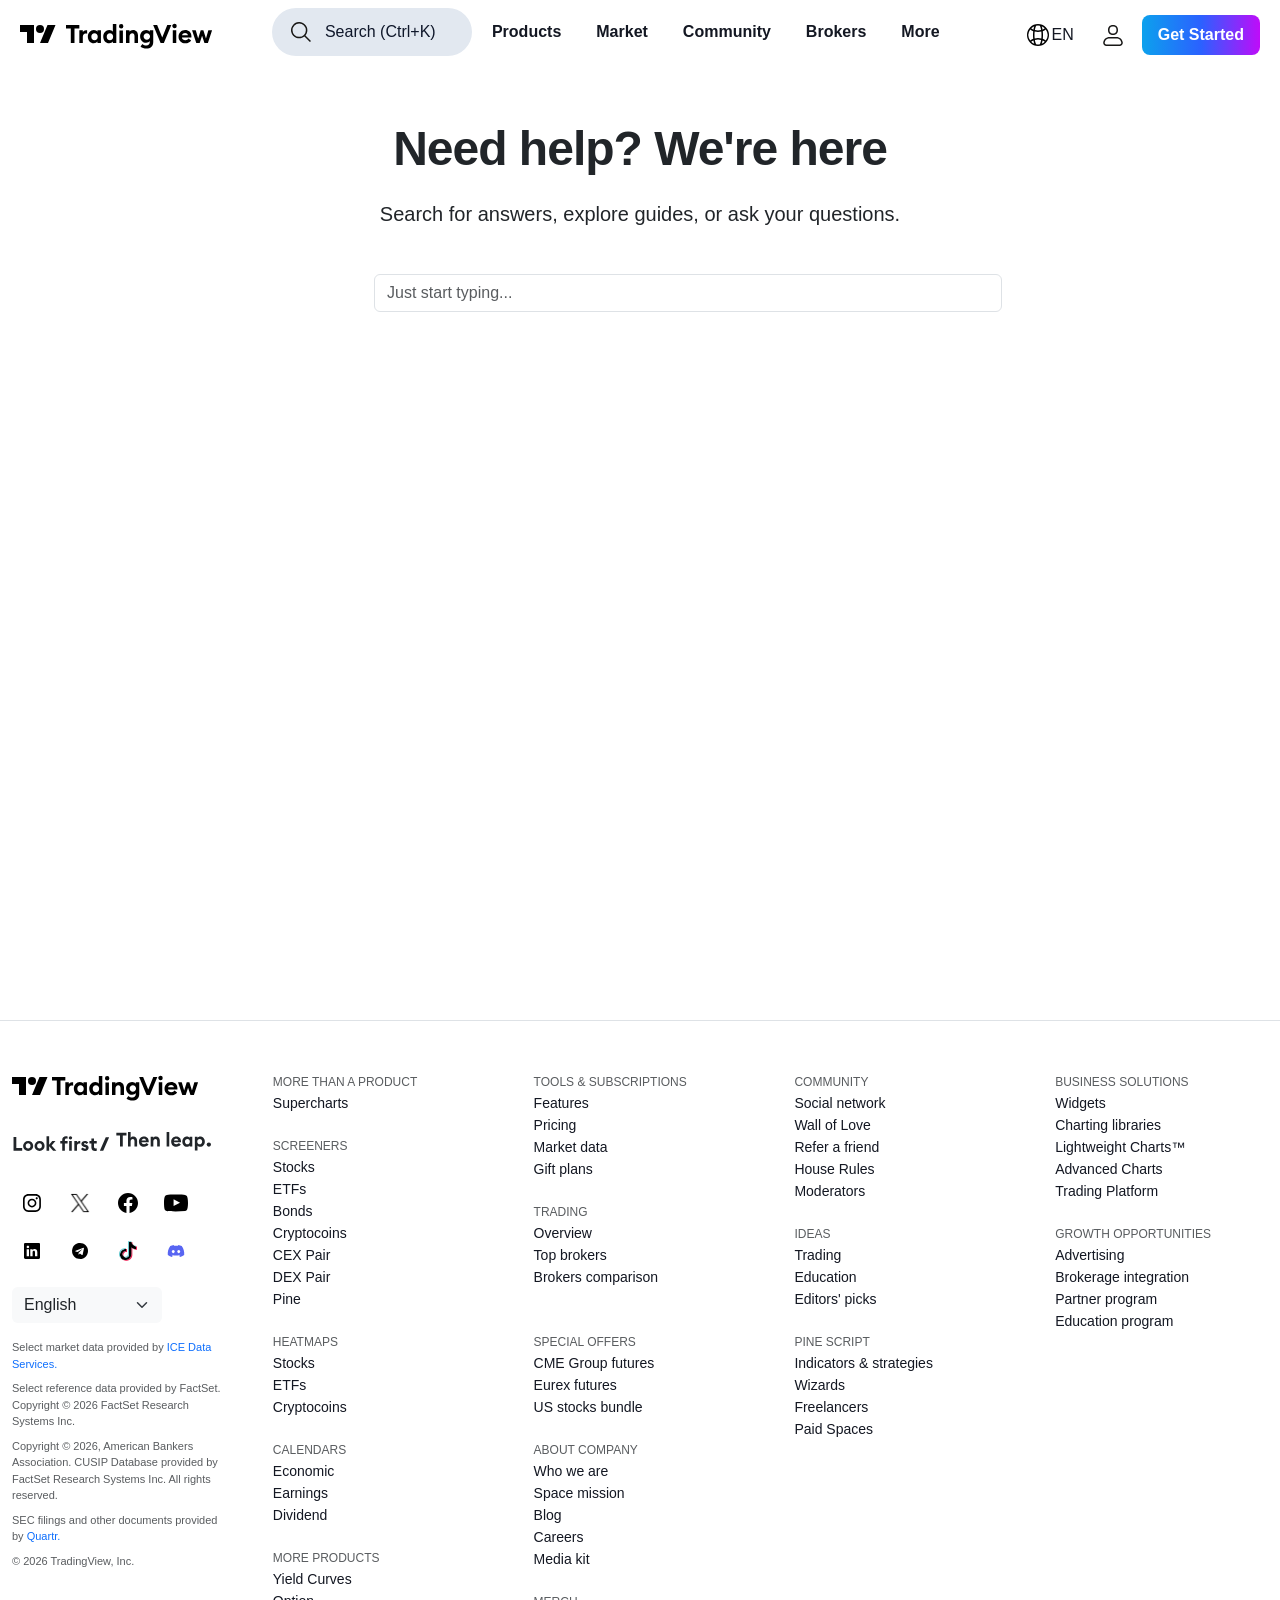
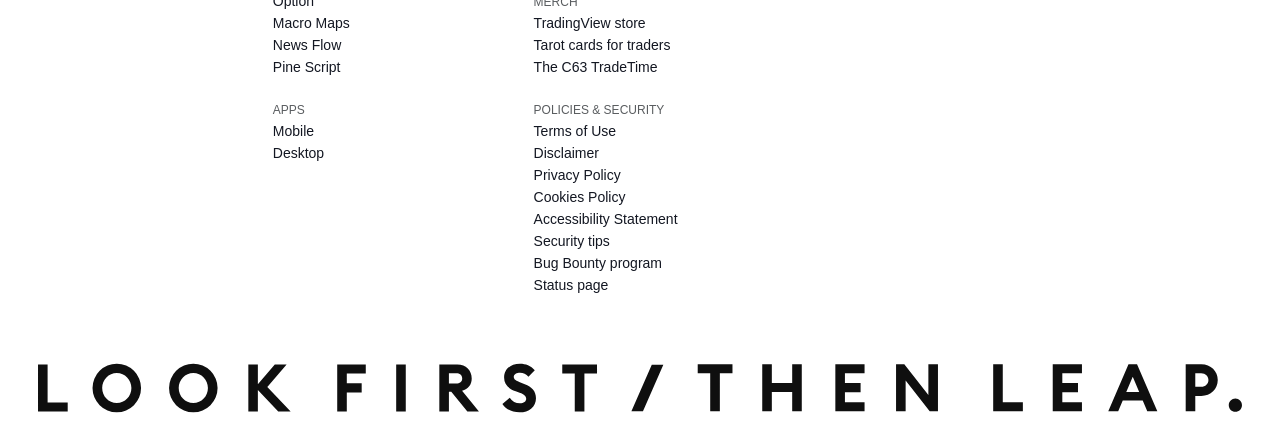
<file: more.html>
<!doctype html>
<html lang="en">

<head>
  <meta charset="UTF-8" />
  <meta name="viewport" content="width=device-width, initial-scale=1.0" />
  <title>Community</title>

  <link href="https://cdn.jsdelivr.net/npm/bootstrap@5.3.8/dist/css/bootstrap.min.css" rel="stylesheet"
    integrity="sha384-sRIl4kxILFvY47J16cr9ZwB07vP4J8+LH7qKQnuqkuIAvNWLzeN8tE5YBujZqJLB" crossorigin="anonymous" />

  <link rel="stylesheet" href="./css/index.css" />
</head>

<body>
  <nav id="main-navbar" class="sticky-nav">
    <button class="menu-toggle" aria-label="Toggle Navigation" onclick="
          document.querySelector('.menu-container').classList.toggle('active')
        ">
      <svg width="24" height="24" viewBox="0 0 24 24" fill="none" stroke="currentColor" stroke-width="2"
        stroke-linecap="round" stroke-linejoin="round">
        <line x1="3" y1="12" x2="21" y2="12"></line>
        <line x1="3" y1="6" x2="21" y2="6"></line>
        <line x1="3" y1="18" x2="21" y2="18"></line>
      </svg>
    </button>
    <div class="logo">
      <img class="favicon" src="./assets/img/logo.svg" alt="" />
      <img class="logo-name" src="./assets/img/logo_tv.svg" alt="" />
    </div>

    <div class="menu-container">
      <div class="menu">
        <ul>
          <button class="search" aria-label="Search">
            <svg xmlns="http://www.w3.org/2000/svg" width="28" height="28" viewBox="0 0 28 28" fill="currentColor">
              <path fill-rule="evenodd"
                d="M17.41 18.47a8.18 8.18 0 1 1 1.06-1.06L24 22.94 22.94 24zm1.45-6.29a6.68 6.68 0 1 1-13.36 0 6.68 6.68 0 0 1 13.36 0">
              </path>
            </svg>
            <span class="srh">Search (Ctrl+K)</span>
          </button>
          <li><a href="./product.html">Products</a></li>
          <li><a href="./market.html">Market</a></li>
          <li><a href="./community.html">Community</a></li>
          <li><a href="./broker.html">Brokers</a></li>
          <li><a href="./more.html">More</a></li>
        </ul>
      </div>
    </div>
    <div class="buttons">
      <button type="button" class="globe" translate="no">
        <svg width="28" height="28" viewBox="0 0 28 28" xmlns="http://www.w3.org/2000/svg" style="color: white">
          <path fill-rule="evenodd"
            d="M12.1 4.69a9.54 9.54 0 0 1 3.8 0c.52 1.13.95 2.65 1.23 4.42a12.5 12.5 0 0 1-6.26 0c.28-1.77.71-3.29 1.23-4.42Zm-1.84.57a9.52 9.52 0 0 0-3.04 2.08c.63.51 1.38.95 2.2 1.3.22-1.25.5-2.39.84-3.38Zm-1.05 4.9c-1.1-.42-2.1-.98-2.95-1.67a9.46 9.46 0 0 0 0 11.03c.86-.68 1.86-1.24 2.96-1.66a33.91 33.91 0 0 1 0-7.7Zm.22 9.23c-.82.34-1.56.78-2.2 1.28a9.52 9.52 0 0 0 3.03 2.07 21.2 21.2 0 0 1-.83-3.35Zm2.67 3.92a17.46 17.46 0 0 1-1.23-4.4 12.2 12.2 0 0 1 6.26 0 17.46 17.46 0 0 1-1.23 4.4 9.54 9.54 0 0 1-3.8 0Zm5.64-.57a9.52 9.52 0 0 0 3.03-2.07 9.62 9.62 0 0 0-2.2-1.28 21.2 21.2 0 0 1-.83 3.35Zm1.04-4.88c1.1.42 2.1.98 2.95 1.66a9.46 9.46 0 0 0 .01-11.03c-.85.7-1.85 1.25-2.95 1.67a33.93 33.93 0 0 1 0 7.7Zm-1.45-7.25a14.06 14.06 0 0 1-6.66 0 32.64 32.64 0 0 0 0 6.8 13.74 13.74 0 0 1 6.66 0 32.62 32.62 0 0 0 0-6.8Zm1.24-1.98a9.1 9.1 0 0 0 2.2-1.29 9.52 9.52 0 0 0-3.03-2.08c.34 1 .62 2.13.83 3.37ZM14 3a11 11 0 1 0 0 22 11 11 0 0 0 0-22Z"
            fill="currentColor"></path>
        </svg>
        EN
      </button>
      <button aria-haspopup="true" aria-expanded="false" aria-label="Open user menu" type="button" class="user">
        <svg width="28" height="28" viewBox="0 0 28 28" xmlns="http://www.w3.org/2000/svg">
          <path fill-rule="evenodd"
            d="M17.5 9c0 1.14-.3 1.99-.79 2.54-.46.52-1.27.96-2.71.96s-2.25-.44-2.71-.96A3.74 3.74 0 0 1 10.5 9c0-1.14.3-1.99.79-2.54.46-.52 1.27-.96 2.71-.96s2.25.44 2.71.96c.5.55.79 1.4.79 2.54zM19 9c0 2.76-1.45 5-5 5s-5-2.24-5-5 1.45-5 5-5 5 2.24 5 5zm-8 8.5h6c2.04 0 3.1.5 3.76 1.1.69.63 1.11 1.55 1.5 2.8.13.42.04.95-.29 1.4-.33.46-.8.7-1.22.7H7.25c-.43 0-.89-.24-1.22-.7a1.61 1.61 0 0 1-.3-1.4 6.08 6.08 0 0 1 1.51-2.8c.65-.6 1.72-1.1 3.76-1.1zm6-1.5h-6c-4.6 0-5.88 2.33-6.7 4.96-.58 1.89.97 4.04 2.95 4.04h13.5c1.98 0 3.53-2.15 2.95-4.04C22.88 18.33 21.6 16 17 16z"
            fill="currentColor"></path>
        </svg>
      </button>
      <button class="get_started"><a href="index.html">Get Started</a></button>
    </div>
  </nav>

  <div class="community-page-container">

    <div class="container-fluid text-center header-hero-section" style="height: 100vh;">
      <h1 class="fw-bolder mb-4">Need help? We're here</h1>
      <h5>Search for answers, explore guides, or ask your questions.</h5>
      <div class="d-flex w-100 m-5 align-items-center justify-content-center">
        <form class="d-flex w-50" role="search">
          <input class="form-control" type="search" placeholder="Just start typing..." aria-label="Search" />
        </form>
      </div>



    </div>

    <div class="footer border-top text-dark bg-white">
      <div class="container-fluid">
        <div class="row row-cols-1 row-cols-sm-2 row-cols-md-5 gx-5 gy-5 mt-1">

          <div class="col">
            <div class="mb-3">
              <svg width="36" height="28" viewBox="0 0 36 28" xmlns="http://www.w3.org/2000/svg" style="color: black;">
                <path d="M14 22H7V11H0V4h14v18zM28 22h-8l7.5-18h8L28 22z" fill="currentColor"></path>
                <circle cx="20" cy="8" r="4" fill="currentColor"></circle>
              </svg>
              <svg width="147" height="28" viewBox="0 0 147 28" xmlns="http://www.w3.org/2000/svg"
                style="color: black;">
                <path
                  d="M4.793 22.024h3.702V7.519h4.843V4.02H0v3.5h4.793v14.504zM13.343 22.024h3.474v-6.06c0-2.105 1.09-3.373 2.74-3.373.582 0 1.039.101 1.571.279V9.345a3.886 3.886 0 00-1.166-.152c-1.42 0-2.713.938-3.145 2.18V9.346h-3.474v12.679zM27.796 22.303c1.75 0 3.068-.888 3.652-1.7v1.42h3.474V9.346h-3.474v1.42c-.584-.811-1.902-1.699-3.652-1.699-3.372 0-5.959 3.043-5.959 6.618 0 3.576 2.587 6.619 5.96 6.619zm.736-3.17c-1.928 0-3.196-1.445-3.196-3.448 0-2.004 1.268-3.45 3.196-3.45 1.927 0 3.195 1.446 3.195 3.45 0 2.003-1.268 3.448-3.195 3.448zM43.193 22.303c1.75 0 3.068-.888 3.651-1.7v1.42h3.474V3.007h-3.474v7.76c-.583-.812-1.901-1.7-3.651-1.7-3.373 0-5.96 3.043-5.96 6.618 0 3.576 2.587 6.619 5.96 6.619zm.735-3.17c-1.927 0-3.195-1.445-3.195-3.448 0-2.004 1.268-3.45 3.195-3.45 1.927 0 3.195 1.446 3.195 3.45 0 2.003-1.268 3.448-3.195 3.448zM55.166 7.412a2.213 2.213 0 002.232-2.206A2.213 2.213 0 0055.166 3a2.224 2.224 0 00-2.206 2.206 2.224 2.224 0 002.206 2.206zm-1.724 14.612h3.474V9.49h-3.474v12.533zM59.998 22.024h3.474v-6.187c0-2.435 1.192-3.601 2.815-3.601 1.445 0 2.232 1.116 2.232 2.941v6.847h3.474v-7.43c0-3.296-1.826-5.528-4.894-5.528-1.649 0-2.942.71-3.627 1.724V9.345h-3.474v12.679zM80.833 18.65c-1.75 0-3.22-1.319-3.22-3.246 0-1.952 1.47-3.246 3.22-3.246 1.75 0 3.22 1.294 3.22 3.246 0 1.927-1.47 3.246-3.22 3.246zm-.406 8.85c3.88 0 6.822-1.978 6.822-6.543V9.268h-3.474v1.42C83.09 9.7 81.72 8.99 80.098 8.99c-3.322 0-5.985 2.84-5.985 6.415 0 3.55 2.663 6.39 5.985 6.39 1.623 0 2.992-.735 3.677-1.673v.862c0 2.029-1.344 3.474-3.398 3.474-1.42 0-2.84-.482-3.956-1.572l-1.902 2.586c1.445 1.395 3.702 2.029 5.908 2.029zM94.594 22.024h3.27L105.32 4.02h-4.057l-5.021 12.501L91.145 4.02h-3.981l7.43 18.004zM108.508 7.266a2.213 2.213 0 002.231-2.206 2.213 2.213 0 00-2.231-2.206c-1.192 0-2.207.988-2.207 2.206 0 1.217 1.015 2.206 2.207 2.206zm-1.725 14.758h3.474V9.345h-3.474v12.679zM119.248 22.303c2.662 0 4.691-1.116 5.883-2.84l-2.587-1.927c-.583.887-1.673 1.597-3.271 1.597-1.673 0-3.169-.938-3.372-2.637h9.483c.076-.533.051-.888.051-1.192 0-4.133-2.916-6.238-6.238-6.238-3.854 0-6.669 2.865-6.669 6.618 0 4.007 2.942 6.619 6.72 6.619zm-3.221-8.165c.33-1.547 1.775-2.207 3.069-2.207 1.293 0 2.561.685 2.865 2.207h-5.934zM138.45 22.024h3.449l4.184-12.679h-3.728l-2.383 8.114-2.587-8.114h-2.662l-2.561 8.114-2.409-8.114h-3.703l4.21 12.679h3.448l2.359-7.202 2.383 7.202z"
                  fill="currentColor"></path>
              </svg>
            </div>

            <div class="mb-3">
              <svg xmlns="http://www.w3.org/2000/svg" viewBox="0 0 525 136" width="100px" height="50px">
                <path fill="currentColor"
                  d="M479.06 114h-17.81l30.94-71.25H510L479.06 114ZM8 114h45.46v-13.98H22.68V42.1H8V114ZM111.28 88.68a26.42 26.42 0 0 0-26.63-26.43 26.42 26.42 0 1 0 0 52.86 26.42 26.42 0 0 0 26.63-26.43Zm-39.29 0c0-7.8 5.37-13.47 12.66-13.47s12.56 5.67 12.56 13.47c0 7.8-5.27 13.47-12.56 13.47-7.29 0-12.66-5.67-12.66-13.47ZM171.2 88.68a26.42 26.42 0 0 0-26.63-26.43 26.42 26.42 0 1 0 0 52.86 26.42 26.42 0 0 0 26.63-26.43Zm-39.29 0c0-7.8 5.37-13.47 12.66-13.47s12.56 5.67 12.56 13.47c0 7.8-5.27 13.47-12.56 13.47-7.29 0-12.66-5.67-12.66-13.47ZM181.2 114h13.87V90.7l20.66 23.3h17.1l-24.7-27.85 20.05-22.78h-16.7L195.07 82V38.05H181.2V114ZM263.7 114h13.86V75.51h14.28V63.37h-14.28V58.5c0-6.18 2.64-8.6 8.6-8.6 2.24 0 4.06.3 5.68.9V38.56c-2.23-.7-4.96-1.11-8.8-1.11-10.74 0-19.35 6.98-19.35 19.34v6.58h-10.22v12.15h10.22v38.47Zm52.14-67.74c0-4.86-3.95-8.81-8.91-8.81a8.88 8.88 0 0 0-8.81 8.8c0 4.87 4.05 8.81 8.8 8.81a8.84 8.84 0 0 0 8.92-8.8Zm-15.8 67.73h13.87V63.37h-13.87v50.62ZM327.24 114h13.87V89.8c0-8.3 4.36-13.47 10.94-13.47 2.23 0 4.15.4 6.28 1.11V63.37c-1.72-.5-3.24-.61-4.66-.61-5.67 0-10.84 3.75-12.56 8.7v-8.1h-13.87V114ZM402.35 98.6c0-8.8-5.57-13.26-14.68-15.7l-4.76-1.4c-4.25-1.12-4.96-2.84-4.96-4.36 0-2.33 2.63-3.45 5.06-3.45 3.34 0 6.28 1.52 8.6 4.46l9.12-7.4c-3.85-5.56-9.82-8.5-17.52-8.5-10.73 0-18.83 5.98-19.03 15.3-.2 7.79 4.65 13.76 13.97 16.2l3.75.9c5.56 1.52 6.78 2.74 6.78 4.86 0 2.53-2.73 3.65-5.57 3.65-4.86 0-9.11-2.13-11.34-5.87l-9.52 8.1c4.36 6.58 11.95 9.72 20.86 9.72 10.83 0 19.24-6.69 19.24-16.5ZM444.9 113.49v-12.25c-1.62.6-3.45.9-5.67.9-5.98 0-8.61-2.42-8.61-8.6V75.52h14.28V63.37h-14.28V49.29h-13.87v14.08h-10.23v12.15h10.23v20.75c0 12.36 8.6 18.33 19.34 18.33 3.85 0 6.58-.4 8.8-1.11Z">
                </path>
              </svg>
              <svg xmlns="http://www.w3.org/2000/svg" viewBox="0 0 525 134" width="100px" height="50px">
                <path fill="currentColor"
                  d="M20.89 90.5h14.78V32.57h19.34V18.6H1.75v13.98H20.9v57.91ZM62.97 90.5h13.87V65.78c0-9.72 4.86-14.38 11.24-14.38 5.77 0 8.9 4.45 8.9 11.74V90.5h13.88V60.83c0-13.17-7.3-22.08-19.54-22.08-6.58 0-11.85 2.84-14.48 6.89V14.55H62.97V90.5ZM120.34 65.18c0 16 11.74 26.43 26.83 26.43 10.63 0 18.83-4.56 23.49-11.34l-10.33-7.7c-2.23 3.44-6.78 6.38-13.06 6.38-6.68 0-12.66-3.75-13.47-10.53h37.87c.2-2.13.2-3.54.2-4.76 0-16.4-11.64-24.9-24.9-24.9-15.4 0-26.63 11.43-26.63 26.42Zm26.22-14.99c5.17 0 10.23 2.84 11.44 8.81h-23.69c1.32-6.17 7.09-8.8 12.25-8.8ZM182.11 90.5H196V65.78c0-9.72 4.85-14.38 11.23-14.38 5.78 0 8.91 4.45 8.91 11.74V90.5h13.88V60.83c0-13.17-7.3-22.08-19.55-22.08-6.58 0-11.84 2.84-14.47 6.89v-5.77H182.1v50.62ZM265.76 90.5h13.88V14.54h-13.88V90.5ZM289.71 65.18c0 16 11.75 26.43 26.84 26.43 10.63 0 18.83-4.56 23.49-11.34l-10.33-7.7c-2.23 3.44-6.79 6.38-13.06 6.38-6.69 0-12.66-3.75-13.47-10.53h37.87c.2-2.13.2-3.54.2-4.76 0-16.4-11.64-24.9-24.9-24.9-15.4 0-26.64 11.43-26.64 26.42Zm26.23-14.99c5.16 0 10.22 2.84 11.44 8.81h-23.7c1.32-6.17 7.1-8.8 12.26-8.8ZM348.25 65.18c0 14.38 10.33 26.43 23.8 26.43 6.98 0 12.35-3.55 14.57-6.79v5.67h13.88V39.87h-13.88v5.67c-2.22-3.24-7.59-6.79-14.58-6.79-13.46 0-23.79 12.05-23.79 26.43Zm39.49 0c0 7.9-5.17 13.77-12.76 13.77-7.6 0-12.76-5.87-12.76-13.77 0-7.9 5.17-13.77 12.76-13.77 7.6 0 12.76 5.87 12.76 13.77ZM413.98 111.65h13.87V84.82c2.33 3.24 7.7 6.79 14.68 6.79 13.47 0 23.8-12.05 23.8-26.43 0-14.38-10.33-26.43-23.8-26.43-6.98 0-12.35 3.55-14.68 6.79v-5.67h-13.87v71.78Zm38.27-46.47c0 7.9-5.16 13.77-12.75 13.77-7.6 0-12.76-5.87-12.76-13.77 0-7.9 5.16-13.77 12.75-13.77 7.6 0 12.76 5.87 12.76 13.77Z">
                </path>
                <circle fill="currentColor" cx="487.5" cy="80.4" r="11.25"></circle>
              </svg>
            </div>

            <div class="d-flex flex-wrap gap-2 mb-3">
              <div style="width: 40px; height:40px"
                class="market-item d-flex align-items-center justify-content-center">
                <img src="./assets/img/instagram-logo-facebook-2-svgrepo-com.svg" style="width: 24px; height:24px"
                  alt="">
              </div>
              <div style="width: 40px; height:40px"
                class="market-item d-flex align-items-center justify-content-center">
                <img src="./assets/img/icons8-x-50.png" style="width: 24px; height:24px" alt="">
              </div>
              <div style="width: 40px; height:40px"
                class="market-item d-flex align-items-center justify-content-center">
                <img src="./assets/img/facebook-svgrepo-com.svg" style="width: 24px; height:24px" alt="">
              </div>
              <div style="width: 40px; height:40px"
                class="market-item d-flex align-items-center justify-content-center">
                <img src="./assets/img/youtube-168-svgrepo-com.svg" style="width: 24px; height:24px" alt="">
              </div>
              <div style="width: 40px; height:40px"
                class="market-item d-flex align-items-center justify-content-center">
                <img src="./assets/img/linkedin-svgrepo-com.svg" style="width: 24px; height:24px" alt="">
              </div>
              <div style="width: 40px; height:40px"
                class="market-item d-flex align-items-center justify-content-center">
                <img src="./assets/img/telegram-svgrepo-com.svg" style="width: 24px; height:24px" alt="">
              </div>
              <div style="width: 40px; height:40px"
                class="market-item d-flex align-items-center justify-content-center">
                <img src="./assets/img/tiktok-svgrepo-com.svg" style="width: 24px; height:24px" alt="">
              </div>
              <div style="width: 40px; height:40px"
                class="market-item d-flex align-items-center justify-content-center">
                <img src="./assets/img/discord-svgrepo-com.svg" style="width: 24px; height:24px" alt="">
              </div>
            </div>

            <div style="width: 150px;" class="mt-2 mb-3">
              <select class="form-select border-0 bg-light" aria-label="Language Select">
                <option selected>English</option>
                <option value="1">Spanish</option>
                <option value="2">Hindi</option>
                <option value="3">Urdu</option>
              </select>
            </div>

            <div class="legal-attribution-text text-muted" style="font-size: 11px; line-height: 1.5;">
              <p class="mb-2">Select market data provided by <span class="text-primary cursor-pointer">ICE Data
                  Services.</span></p>
              <p class="mb-2">Select reference data provided by FactSet. Copyright © 2026 FactSet Research Systems Inc.
              </p>
              <p class="mb-2">Copyright © 2026, American Bankers Association. CUSIP Database provided by FactSet
                Research Systems Inc. All rights reserved.</p>
              <p class="mb-2">SEC filings and other documents provided by <span
                  class="text-primary cursor-pointer">Quartr.</span></p>
              <p class="m-0">© 2026 TradingView, Inc.</p>
            </div>
          </div>

          <div class="col">
            <div style="font-size: 12px;">
              <div><span class="text-muted">MORE THAN A PRODUCT</span></div>
              <div class="mt-1"><a href="#" class="market-item">
                  <h6 class="m-0">Supercharts</h6>
                </a></div>
            </div>

            <div class="mt-4" style="font-size: 12px;">
              <div><span class="text-muted">SCREENERS</span></div>
              <div class="mt-1"><a href="#" class="market-item">
                  <h6 class="m-0">Stocks</h6>
                </a></div>
              <div class="mt-1"><a href="#" class="market-item">
                  <h6 class="m-0">ETFs</h6>
                </a></div>
              <div class="mt-1"><a href="#" class="market-item">
                  <h6 class="m-0">Bonds</h6>
                </a></div>
              <div class="mt-1"><a href="#" class="market-item">
                  <h6 class="m-0">Cryptocoins</h6>
                </a></div>
              <div class="mt-1"><a href="#" class="market-item">
                  <h6 class="m-0">CEX Pair</h6>
                </a></div>
              <div class="mt-1"><a href="#" class="market-item">
                  <h6 class="m-0">DEX Pair</h6>
                </a></div>
              <div class="mt-1"><a href="#" class="market-item">
                  <h6 class="m-0">Pine</h6>
                </a></div>
            </div>

            <div class="mt-4" style="font-size: 12px;">
              <div><span class="text-muted">HEATMAPS</span></div>
              <div class="mt-1"><a href="#" class="market-item">
                  <h6 class="m-0">Stocks</h6>
                </a></div>
              <div class="mt-1"><a href="#" class="market-item">
                  <h6 class="m-0">ETFs</h6>
                </a></div>
              <div class="mt-1"><a href="#" class="market-item">
                  <h6 class="m-0">Cryptocoins</h6>
                </a></div>
            </div>

            <div class="mt-4" style="font-size: 12px;">
              <div><span class="text-muted">CALENDARS</span></div>
              <div class="mt-1"><a href="#" class="market-item">
                  <h6 class="m-0">Economic</h6>
                </a></div>
              <div class="mt-1"><a href="#" class="market-item">
                  <h6 class="m-0">Earnings</h6>
                </a></div>
              <div class="mt-1"><a href="#" class="market-item">
                  <h6 class="m-0">Dividend</h6>
                </a></div>
            </div>

            <div class="mt-4" style="font-size: 12px;">
              <div><span class="text-muted">MORE PRODUCTS</span></div>
              <div class="mt-1"><a href="#" class="market-item">
                  <h6 class="m-0">Yield Curves</h6>
                </a></div>
              <div class="mt-1"><a href="#" class="market-item">
                  <h6 class="m-0">Option</h6>
                </a></div>
              <div class="mt-1"><a href="#" class="market-item">
                  <h6 class="m-0">Macro Maps</h6>
                </a></div>
              <div class="mt-1"><a href="#" class="market-item">
                  <h6 class="m-0">News Flow</h6>
                </a></div>
              <div class="mt-1"><a href="#" class="market-item">
                  <h6 class="m-0">Pine Script</h6>
                </a></div>
            </div>

            <div class="mt-4" style="font-size: 12px;">
              <div><span class="text-muted">APPS</span></div>
              <div class="mt-1"><a href="#" class="market-item">
                  <h6 class="m-0">Mobile</h6>
                </a></div>
              <div class="mt-1"><a href="#" class="market-item">
                  <h6 class="m-0">Desktop</h6>
                </a></div>
            </div>
          </div>

          <div class="col">
            <div style="font-size: 12px;">
              <div><span class="text-muted">TOOLS & SUBSCRIPTIONS</span></div>
              <div class="mt-1"><a href="#" class="market-item">
                  <h6 class="m-0">Features</h6>
                </a></div>
              <div class="mt-1"><a href="#" class="market-item">
                  <h6 class="m-0">Pricing</h6>
                </a></div>
              <div class="mt-1"><a href="#" class="market-item">
                  <h6 class="m-0">Market data</h6>
                </a></div>
              <div class="mt-1"><a href="#" class="market-item">
                  <h6 class="m-0">Gift plans</h6>
                </a></div>
            </div>

            <div class="mt-4" style="font-size: 12px;">
              <div><span class="text-muted">TRADING</span></div>
              <div class="mt-1"><a href="#" class="market-item">
                  <h6 class="m-0">Overview</h6>
                </a></div>
              <div class="mt-1"><a href="#" class="market-item">
                  <h6 class="m-0">Top brokers</h6>
                </a></div>
              <div class="mt-1"><a href="#" class="market-item">
                  <h6 class="m-0">Brokers comparison</h6>
              </div>
            </div>

            <div class="mt-1" style="font-size: 12px;">
              <div><span class="text-muted">SPECIAL OFFERS</span></div>
              <div class="mt-1"><a href="#" class="market-item">
                  <h6 class="m-0">CME Group futures</h6>
                </a></div>
              <div class="mt-1"><a href="#" class="market-item">
                  <h6 class="m-0">Eurex futures</h6>
                </a></div>
              <div class="mt-1"><a href="#" class="market-item">
                  <h6 class="m-0">US stocks bundle</h6>
                </a></div>
            </div>

            <div class="mt-4" style="font-size: 12px;">
              <div><span class="text-muted">ABOUT COMPANY</span></div>
              <div class="mt-1"><a href="#" class="market-item">
                  <h6 class="m-0">Who we are</h6>
                </a></div>
              <div class="mt-1"><a href="#" class="market-item">
                  <h6 class="m-0">Space mission</h6>
                </a></div>
              <div class="mt-1"><a href="#" class="market-item">
                  <h6 class="m-0">Blog</h6>
                </a></div>
              <div class="mt-1"><a href="#" class="market-item">
                  <h6 class="m-0">Careers</h6>
                </a></div>
              <div class="mt-1"><a href="#" class="market-item">
                  <h6 class="m-0">Media kit</h6>
                </a></div>
            </div>

            <div class="mt-4" style="font-size: 12px;">
              <div><span class="text-muted">MERCH</span></div>
              <div class="mt-1"><a href="#" class="market-item">
                  <h6 class="m-0">TradingView store</h6>
                </a></div>
              <div class="mt-1"><a href="#" class="market-item">
                  <h6 class="m-0">Tarot cards for traders</h6>
                </a></div>
              <div class="mt-1"><a href="#" class="market-item">
                  <h6 class="m-0">The C63 TradeTime</h6>
                </a></div>
            </div>

            <div class="mt-4" style="font-size: 12px;">
              <div><span class="text-muted">POLICIES & SECURITY</span></div>
              <div class="mt-1"><a href="#" class="market-item">
                  <h6 class="m-0">Terms of Use</h6>
                </a></div>
              <div class="mt-1"><a href="#" class="market-item">
                  <h6 class="m-0">Disclaimer</h6>
                </a></div>
              <div class="mt-1"><a href="#" class="market-item">
                  <h6 class="m-0">Privacy Policy</h6>
                </a></div>
              <div class="mt-1"><a href="#" class="market-item">
                  <h6 class="m-0">Cookies Policy</h6>
                </a></div>
              <div class="mt-1"><a href="#" class="market-item">
                  <h6 class="m-0">Accessibility Statement</h6>
                </a></div>
              <div class="mt-1"><a href="#" class="market-item">
                  <h6 class="m-0">Security tips</h6>
                </a></div>
              <div class="mt-1"><a href="#" class="market-item">
                  <h6 class="m-0">Bug Bounty program</h6>
                </a></div>
              <div class="mt-1"><a href="#" class="market-item">
                  <h6 class="m-0">Status page</h6>
                </a></div>
            </div>
          </div>

          <div class="col">
            <div style="font-size: 12px;">
              <div><span class="text-muted">COMMUNITY</span></div>
              <div class="mt-1"><a href="#" class="market-item">
                  <h6 class="m-0">Social network</h6>
                </a></div>
              <div class="mt-1"><a href="#" class="market-item">
                  <h6 class="m-0">Wall of Love</h6>
                </a></div>
              <div class="mt-1"><a href="#" class="market-item">
                  <h6 class="m-0">Refer a friend</h6>
                </a></div>
              <div class="mt-1"><a href="#" class="market-item">
                  <h6 class="m-0">House Rules</h6>
                </a></div>
              <div class="mt-1"><a href="#" class="market-item">
                  <h6 class="m-0">Moderators</h6>
                </a></div>
            </div>

            <div class="mt-4" style="font-size: 12px;">
              <div><span class="text-muted">IDEAS</span></div>
              <div class="mt-1"><a href="#" class="market-item">
                  <h6 class="m-0">Trading</h6>
                </a></div>
              <div class="mt-1"><a href="#" class="market-item">
                  <h6 class="m-0">Education</h6>
                </a></div>
              <div class="mt-1"><a href="#" class="market-item">
                  <h6 class="m-0">Editors' picks</h6>
                </a></div>
            </div>

            <div class="mt-4" style="font-size: 12px;">
              <div><span class="text-muted">PINE SCRIPT</span></div>
              <div class="mt-1"><a href="#" class="market-item">
                  <h6 class="m-0">Indicators & strategies</h6>
                </a></div>
              <div class="mt-1"><a href="#" class="market-item">
                  <h6 class="m-0">Wizards</h6>
                </a></div>
              <div class="mt-1"><a href="#" class="market-item">
                  <h6 class="m-0">Freelancers</h6>
                </a></div>
              <div class="mt-1"><a href="#" class="market-item">
                  <h6 class="m-0">Paid Spaces</h6>
                </a></div>
            </div>
          </div>

          <div class="col">
            <div style="font-size: 12px;">
              <div><span class="text-muted">BUSINESS SOLUTIONS</span></div>
              <div class="mt-1"><a href="#" class="market-item">
                  <h6 class="m-0">Widgets</h6>
                </a></div>
              <div class="mt-1"><a href="#" class="market-item">
                  <h6 class="m-0">Charting libraries</h6>
                </a></div>
              <div class="mt-1"><a href="#" class="market-item">
                  <h6 class="m-0">Lightweight Charts™</h6>
                </a></div>
              <div class="mt-1"><a href="#" class="market-item">
                  <h6 class="m-0">Advanced Charts</h6>
                </a></div>
              <div class="mt-1"><a href="#" class="market-item">
                  <h6 class="m-0">Trading Platform</h6>
                </a></div>
            </div>

            <div class="mt-4" style="font-size: 12px;">
              <div><span class="text-muted">GROWTH OPPORTUNITIES</span></div>
              <div class="mt-1"><a href="#" class="market-item">
                  <h6 class="m-0">Advertising</h6>
                </a></div>
              <div class="mt-1"><a href="#" class="market-item">
                  <h6 class="m-0">Brokerage integration</h6>
                </a></div>
              <div class="mt-1"><a href="#" class="market-item">
                  <h6 class="m-0">Partner program</h6>
                </a></div>
              <div class="mt-1"><a href="#" class="market-item">
                  <h6 class="m-0">Education program</h6>
                </a></div>
            </div>
          </div>

        </div>
        <div class="row">
          <div><img class="w-100 mt-5" src="./assets/img/look-first-light.74b5bba06f657157cdb4.svg" alt=""></div>
        </div>
      </div>
    </div>

    <script src="./js/community.js"></script>
</body>

</html>
</file>
<file: css/index.css>
* {
  margin: 0px;
  padding: 0px;
  box-sizing: border-box;
}

body {
  font-family:
    -apple-system, BlinkMacSystemFont, "Trebuchet MS", Roboto, Ubuntu,
    sans-serif;
    background-color: #000000;
    overflow-x: hidden;
}

.main {
  background-image: url(../assets/img/bg_mobile.jpg);
  background-size: cover;
  background-position: center;
  height: 100vh;
  width: 100%;

  display: flex;
  flex-direction: column;
  justify-content: space-between;
}

nav {
  display: flex;
  justify-content: space-between;
  align-items: center;
  width: 100%;
  position: fixed;
  background-color: transparent;
  z-index: 1000;
  /* margin-top: 5px; */
}

nav.sticky-nav {
  position: fixed;
  top: 0;
  left: 0;
  width: 100%;
  height: 70px;
  background-color: #ffffff !important;
  color: black;
  margin-top: 0;
  transition:
    background-color 0.3s ease,
    box-shadow 0.3s ease;
}

nav.sticky-nav .menu ul li a,
nav.sticky-nav .menu-toggle,
nav.sticky-nav .buttons .globe,
nav.sticky-nav .buttons .user {
  color: #131722 !important;
}

nav.sticky-nav .menu-toggle stroke {
  stroke: #131722;
}

nav.sticky-nav .menu ul .search {
  background-color: #e2e8f0 !important;
  color: #0f172a !important;
}

nav.sticky-nav .menu ul .search:hover {
  background-color: #cbd5e1 !important;
  color: #000000 !important;
}
nav.sticky-nav .logo img {
  filter: invert(1) brightness(0.1);
  transition: filter 0.3s ease-in-out;
}
nav.sticky-nav svg {
  filter: invert(1) brightness(0.1);
  transition: filter 0.3s ease-in-out;
}

nav .menu-toggle {
  display: flex;
  background: transparent;
  border: none;
  color: white;
  cursor: pointer;
  padding: 8px;
}

nav .logo {
  display: flex;
  align-items: center;
  gap: 10px;
  margin-left: 20px;
}

nav .logo img {
  height: 28px;
  width: auto;
}

nav .logo .logo-name {
  display: none;
}

nav .menu-container {
  display: none;
  position: absolute;
  top: 100%;
  left: 0;
  width: 100%;
  background-color: rgba(96, 96, 96, 0.5);
  flex-direction: column;
  padding: 20px;
  z-index: 999;
}

nav .menu-container.active {
  display: flex;
}

nav .menu ul {
  list-style: none;
  display: flex;
  flex-direction: column;
  gap: 10px;
  padding: 0;
}

nav .menu ul li a {
  display: inline-block;
  font-size: 16px;
  font-weight: bold;
  color: white;
  text-decoration: none;
  padding: 10px;
  width: 100%;
}

nav .menu ul li a:hover {
  background-color: rgba(128, 128, 128, 0.4);
  border-radius: 8px;
}

nav .menu ul .search {
  background-color: #2e2e2e;
  color: #8c8c8c;
  width: 100%;
  border: none;
  padding: 10px 15px;
  border-radius: 8px;
  text-align: start;
  display: flex;
  align-items: center;
  gap: 10px;
}

nav .menu ul .search:hover {
  color: white;
}

nav .buttons {
  display: flex;
  align-items: center;
  gap: 5px;
}

nav .buttons .globe,
nav .buttons .user {
  display: none;
  background-color: transparent;
  color: white;
  border: none;
  padding: 10px;
}

nav .buttons .globe:hover,
nav .buttons .user:hover {
  background-color: rgba(128, 128, 128, 0.4);
  border-radius: 50px;
}

nav .buttons .get_started {
  background-image: linear-gradient(90deg, #0ca1ed, #2b61ff, #bf0cf9);
  border: none;
  padding: 8px 16px;
  border-radius: 8px;
  height: 40px;
  display: flex;
  align-items: center;
  margin-right: 20px;
}

nav .buttons .get_started:hover {
  background-image: linear-gradient(90deg, #2b61ff, #bf0cf9);
}

nav .buttons .get_started a {
  color: white;
  text-decoration: none;
  font-weight: bold;
}

.main .hero-container {
  display: flex;
  flex-direction: column;
  color: white;
  flex-grow: 1;
  justify-content: center;
  align-items: center;
  text-align: center;
  padding: 20px;
}

.hero-container h1 {
  font-size: clamp(40px, 8vw, 100px);
  font-weight: 900;
}

.hero-container p {
  font-size: clamp(16px, 2vw, 20px);
}

.hero-container .btn button {
  border: none;
  border-radius: 10px;
  margin: 20px;
  padding: 15px 30px;
  font-weight: 600;
  font-size: large;
}

.main .profile-card {
  align-self: flex-end;
  max-width: 350px;
  width: 100%;
  padding: 24px;
  margin-bottom: 20px;
  margin-right: 20px;
  color: white;
}

.main .profile-card img {
  width: 64px;
  height: 64px;
  border-radius: 50%;
  object-fit: cover;
}

.profile-info h4 {
  font-size: 18px;
  font-weight: bold;
  margin: 0;
}

.profile-info p {
  font-size: 14px;
  color: #8c8c8c;
  margin: 0;
}

.mission-btn {
  display: flex;
  align-items: center;
  /* gap: 8px; */
  background-color: #2e2e2e;
  color: white;
  width: 300px;
  border: none;
  padding: 8px 16px;
  border-radius: 25px;
  cursor: pointer;
  transition: background-color 0.2s;
  justify-content: center;
  margin-left: -10px;
}

.mission-btn:hover {
  background-color: #404040;
}

.main2 {
  background-image: url(../assets/img/aurora.9fb1100135d77f0193c8.webp);
  background-size: cover;
  background-position: center;
  min-height: 100vh;
  width: 100%;
  
  display: flex;
  flex-direction: column;
  justify-content: flex-start;
  align-items: center;
  text-align: center;
  padding: 40px 20px;
  gap: 30px;
  color: white;
}
.main2 .text h1 {
  font-size: clamp(32px, 8vw, 60px);
  font-weight: 900;
  align-self: center;
  margin: 0px;
}
.main2 .video-wrapper {
  width: 95%;
  aspect-ratio: 16/9;
  height: auto;
  margin-top: 10px;
  padding: 3px;
  background-image: linear-gradient(90deg, #0ca1ed, #2b61ff, #bf0cf9);
  background-origin: border-box;
  background-clip: padding-box, border-box;
  border-radius: 13px;
  box-shadow: 0 0 30px 5px rgba(43, 97, 255, 0.5);

  display: flex;
  /* overflow: hidden; */
}
.main2 .video-wrapper video {
  width: 100%;
  height: 100%;
  object-fit: cover;
  border-radius: 10px;
}
.main2 .btn {
  font-size: large;
  font-weight: 900;
  padding: 15px 30px;
  border-radius: 50px;
}

.main3 {
  background-color: white;
  /* height: 1000px; */
  border-radius: 30px 30px 0px 0px;
  padding: 60px 30px;
}
.title:hover {
  color: #2b61ff !important;
}
.stock-name:hover {
  color: #2b61ff !important;
}
.stock-name > button:hover {
  background-color: #2b61ff !important;
  color: white !important;
}

.watchlist-scroll-container {
  max-height: 576px;
  overflow-y: auto;
  scrollbar-width: none;
}

.watchlist-scroll-container::-webkit-scrollbar {
  display: none;
}

.market-title {
  font-size: 1rem;
}

.small-text {
  font-size: 0.65rem;
  vertical-align: super;
}

.market-logo {
  width: 48px;
  height: 48px;
  font-size: 1rem;
  flex-shrink: 0;
}

.ndx-bg {
  background-color: #008cc9;
}
.n225-bg {
  background-color: #1a365d;
}
.sse-bg {
  background-color: #2b4c7e;
}
.cac-bg {
  background-color: #1e7156;
}

.market-item {
  transition: background-color 0.15s ease-in-out;
  border-radius: 8px;
  padding: 8px 4px;
}
.market-item:hover {
  background-color: #e6e6e6;
}
.market-item:focus {
  background-color: #e6e6e6;
}

.main3-card:hover {
  color: #2b61ff;
}
.main3-card:hover .main3-btn {
  color: white !important;
  background-color: #2b61ff !important;
}

.ipo-card-width {
  flex: 0 0 auto;
}
.custom-ipo-scrollbar {
  -ms-overflow-style: none;
  scrollbar-width: none;
  width: 100%;
  max-width: 100%;
  overflow-x: auto;
  overflow-y: hidden;
}

.row.custom-ipo-scrollbar {
  margin-left: 0;
  margin-right: 0;
}

.custom-ipo-scrollbar::-webkit-scrollbar {
  display: none;
}

.ideas > button:hover {
  background-color: #f2f2f2;
}
.ideas > button:focus {
  background-color: #f2f2f2;
  font-weight: 900;
}

.community-page-container {
  padding-top: 120px;
  background-color: #ffffff;
}

.header-hero-section h1 {
  font-size: 3rem;
  letter-spacing: -1px;
}

.tab-pill-box {
  background-color: #f1f3f6 !important;
}

.tab-pill-box .btn {
  font-size: 0.95rem;
  transition: all 0.2s cubic-bezier(0.4, 0, 0.2, 1);
  border: none !important;
}

.tab-pill-box .active-pill {
  background-color: #2a2e39 !important;
  color: #ffffff !important;
}

.tab-pill-box .variant-pill:hover {
  color: #2a2e39 !important;
  background-color: rgba(0, 0, 0, 0.04) !important;
}

.filter-control-bar .btn {
  background-color: #ffffff;
  border-color: #e0e3eb !important;
  border-radius: 6px;
  font-weight: 500;
}

.filter-control-bar .btn:hover {
  background-color: #f1f3f6;
}

.filter-control-bar .font-small {
  font-size: 0.88rem;
}

.filter-control-bar .square-btn {
  width: 38px;
  height: 38px;
  display: inline-flex;
  align-items: center;
  justify-content: center;
}

a.market-item {
  display: inline-block !important;
  width: auto;
  text-decoration: none !important;
  padding: 0px 0px;
  border-radius: 4px;
  transition: background-color 0.12s ease-in-out;
}

a.market-item:hover {
  background-color: #f1f3f6 !important;
}

a.market-item h6 {
  font-size: 14px;
  font-weight: 500 !important;
  color: #131722 !important;
}

a.market-item:hover h6 {
  color: #2b61ff !important;
}

.cursor-pointer {
  cursor: pointer;
}

.main-broker-hero {
  position: relative;
  width: 100%;
  height: 70vh; 
  overflow: hidden;
  background-color: #000000;
}

.bg-video {
  position: absolute;
  top: 50%;
  left: 50%;
  width: 100%;
  height: 100%;
  transform: translate(-50%, -50%);
  object-fit: cover;
  z-index: 1;
}

.hero-vignette-top {
  position: absolute;
  top: 0;
  left: 0;
  width: 100%;
  height: 25%;
  background: linear-gradient(to bottom, rgba(0,0,0,0.8) 0%, rgba(0,0,0,0) 100%);
  z-index: 2;
  pointer-events: none;
}

.hero-vignette-bottom {
  position: absolute;
  bottom: 0;
  left: 0;
  width: 100%;
  height: 40%; 
  background: linear-gradient(to top, #000000 0%, rgba(0,0,0,0.7) 40%, rgba(0,0,0,0) 100%);
  z-index: 2;
  pointer-events: none;
}

.hero-content-overlay {
  position: absolute;
  top: 0;
  left: 0;
  width: 100%;
  height: 100%;
  z-index: 3;
  padding-top: 80px;
}

.counter-ticket-node {
  display: inline-flex;
  align-items: center;
  justify-content: center;
  width: 32px;
  height: 44px;
  margin: 5px;
  background: rgba(10, 14, 20, 0.45);
  color: #ffffff;
  font-size: 1.5rem;
  font-weight: 800;
  border-radius: 6px;
  -webkit-backdrop-filter: blur(8px);
  backdrop-filter: blur(8px);
  border: 1px solid rgba(255, 255, 255, 0.08);
  border-top-color: rgba(255, 255, 255, 0.16);
  border-left-color: rgba(255, 255, 255, 0.16);
  box-shadow: inset 0 1px 0 rgba(255,255,255,0.1), 0 4px 12px rgba(0,0,0,0.5);
}

.main-brokers-section {
  background-color: #000000;
}

.broker-showcase-card {
  background-color: #000000; 
  border: 1px solid rgba(255, 255, 255, 0.1);
  border-radius: 20px;
  transition: border-color 0.2s ease, transform 0.2s ease;
}

.broker-showcase-card:hover {
  border-color: white !important;
}

.btn-learn-more {
  border-color: #363a45 !important;
  font-size: 0.9rem;
  transition: background-color 0.15s ease, color 0.15s ease;
}

.btn-learn-more:hover {
  background-color: #ffffff !important;
  color: #000000 !important;
}

.broker-brand-logo {
  max-width: 200px;
  height: auto;
  filter: drop-shadow(0 8px 24px rgba(0,0,0,0.3));
}

#footer a.market-item h6 {
  color: #ffffff !important;
  transition: opacity 0.15s ease-in-out;
}

#footer a.market-item:hover h6 {
  opacity: 0.75;
  color: #000 !important; /* Locks link to bright white on cursor hover actions */
}


@media (min-width: 568px) {
  .community-landing-wrapper {
    margin-top: 200px;
  }

  .main {
    background-image: url(../assets/img/bg_tablet.jpg);
  }
  nav .buttons .globe,
  nav .buttons .user {
    display: flex;
    align-items: center;
  }
}

@media (min-width: 768px) {
  nav .logo .logo-name {
    display: block;
  }
}

@media (min-width: 1200px) {
  .main {
    background-image: url(../assets/img/bg_laptop.jpg);
  }
  nav .menu-toggle {
    display: none;
  }
  nav .menu-container {
    display: flex;
    position: static;
    width: auto;
    background-color: transparent;
    padding: 0;
    margin-top: 10px;
  }
  nav .menu ul {
    flex-direction: row;
    align-items: center;
    gap: 5px;
  }
  nav .menu ul .search {
    width: 200px;
    border-radius: 50px;
  }
  nav .menu ul li a {
    width: auto;
    padding: 10px 15px;
  }
  nav .menu ul li a:hover {
    border-radius: 50px;
  }
  .main2 {
    height: 120vh;
    justify-content: space-between;
    padding: 40px;
  }

  .main2 .video-wrapper {
    width: 67%;
    height: 66vh;
    padding: 5px;
    aspect-ratio: auto;
    box-shadow: 0 0 50px 7px #2b61ff;
  }
}
</file>
